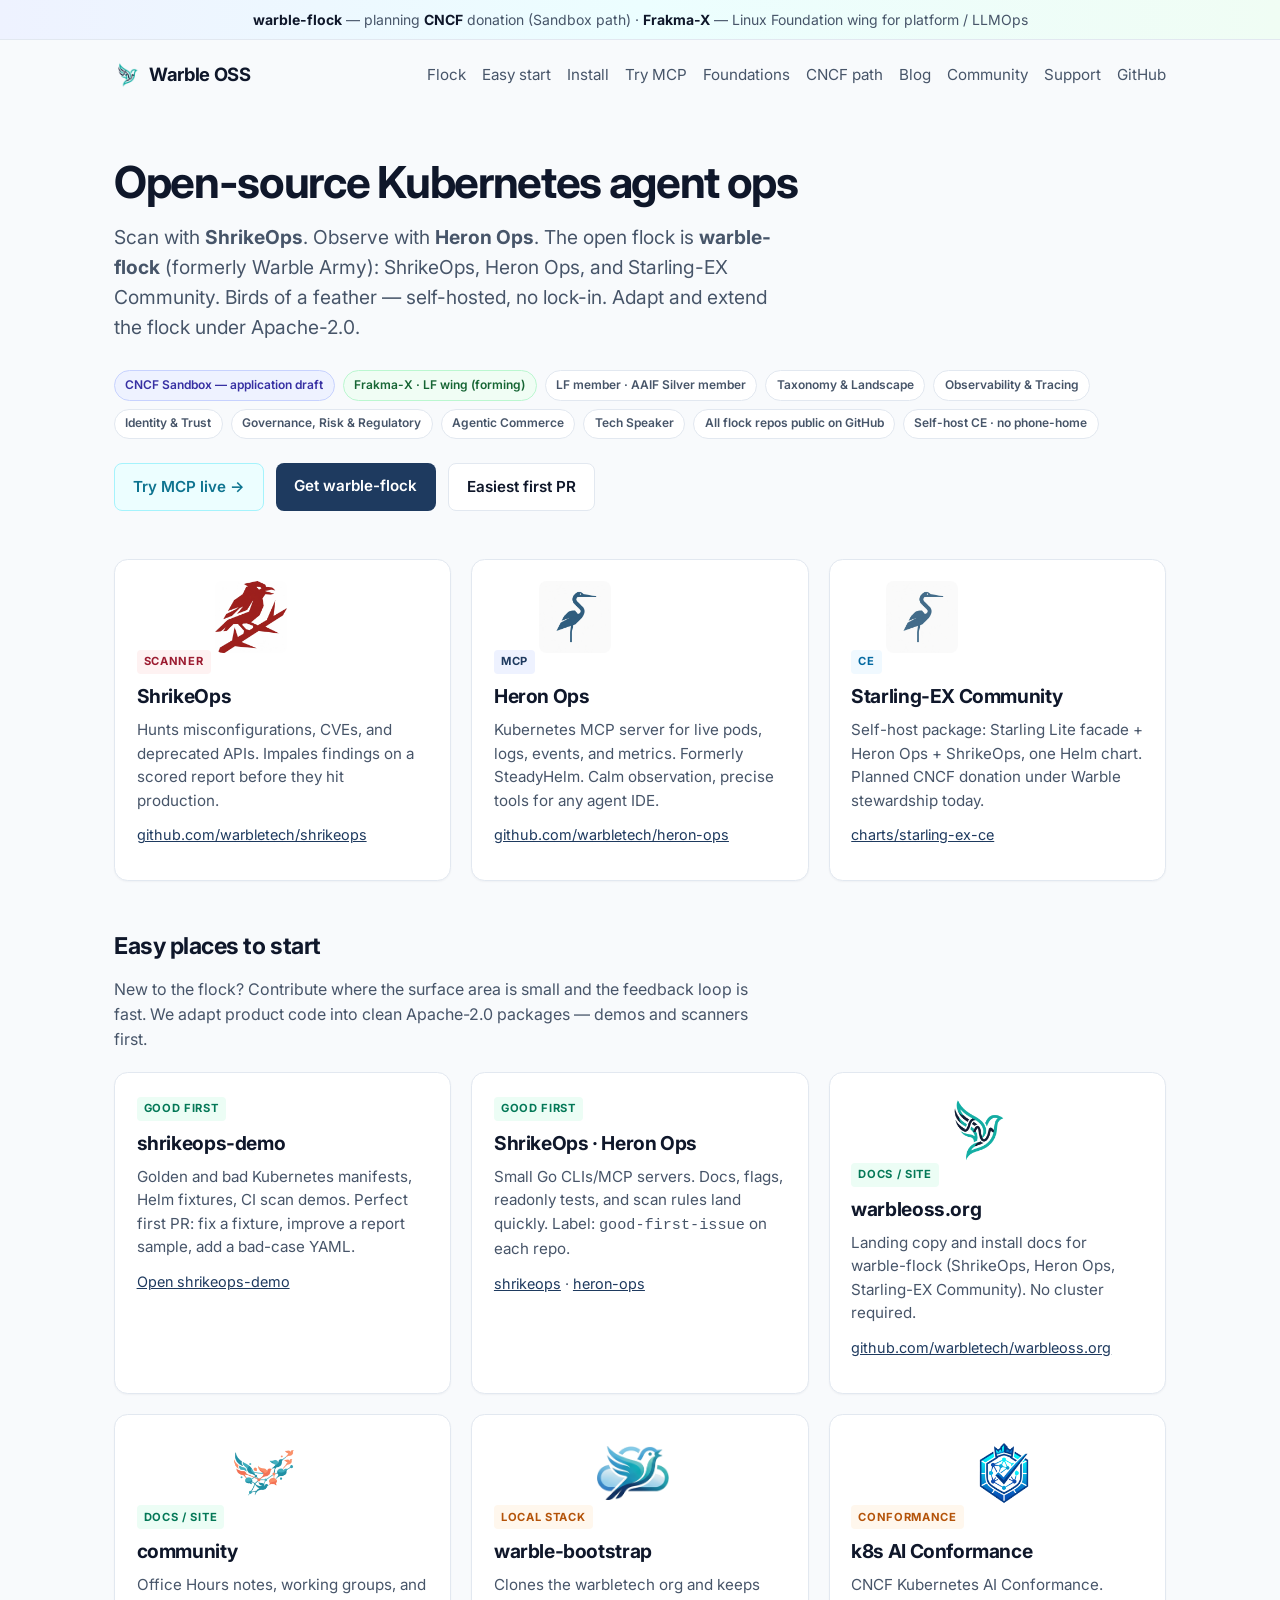
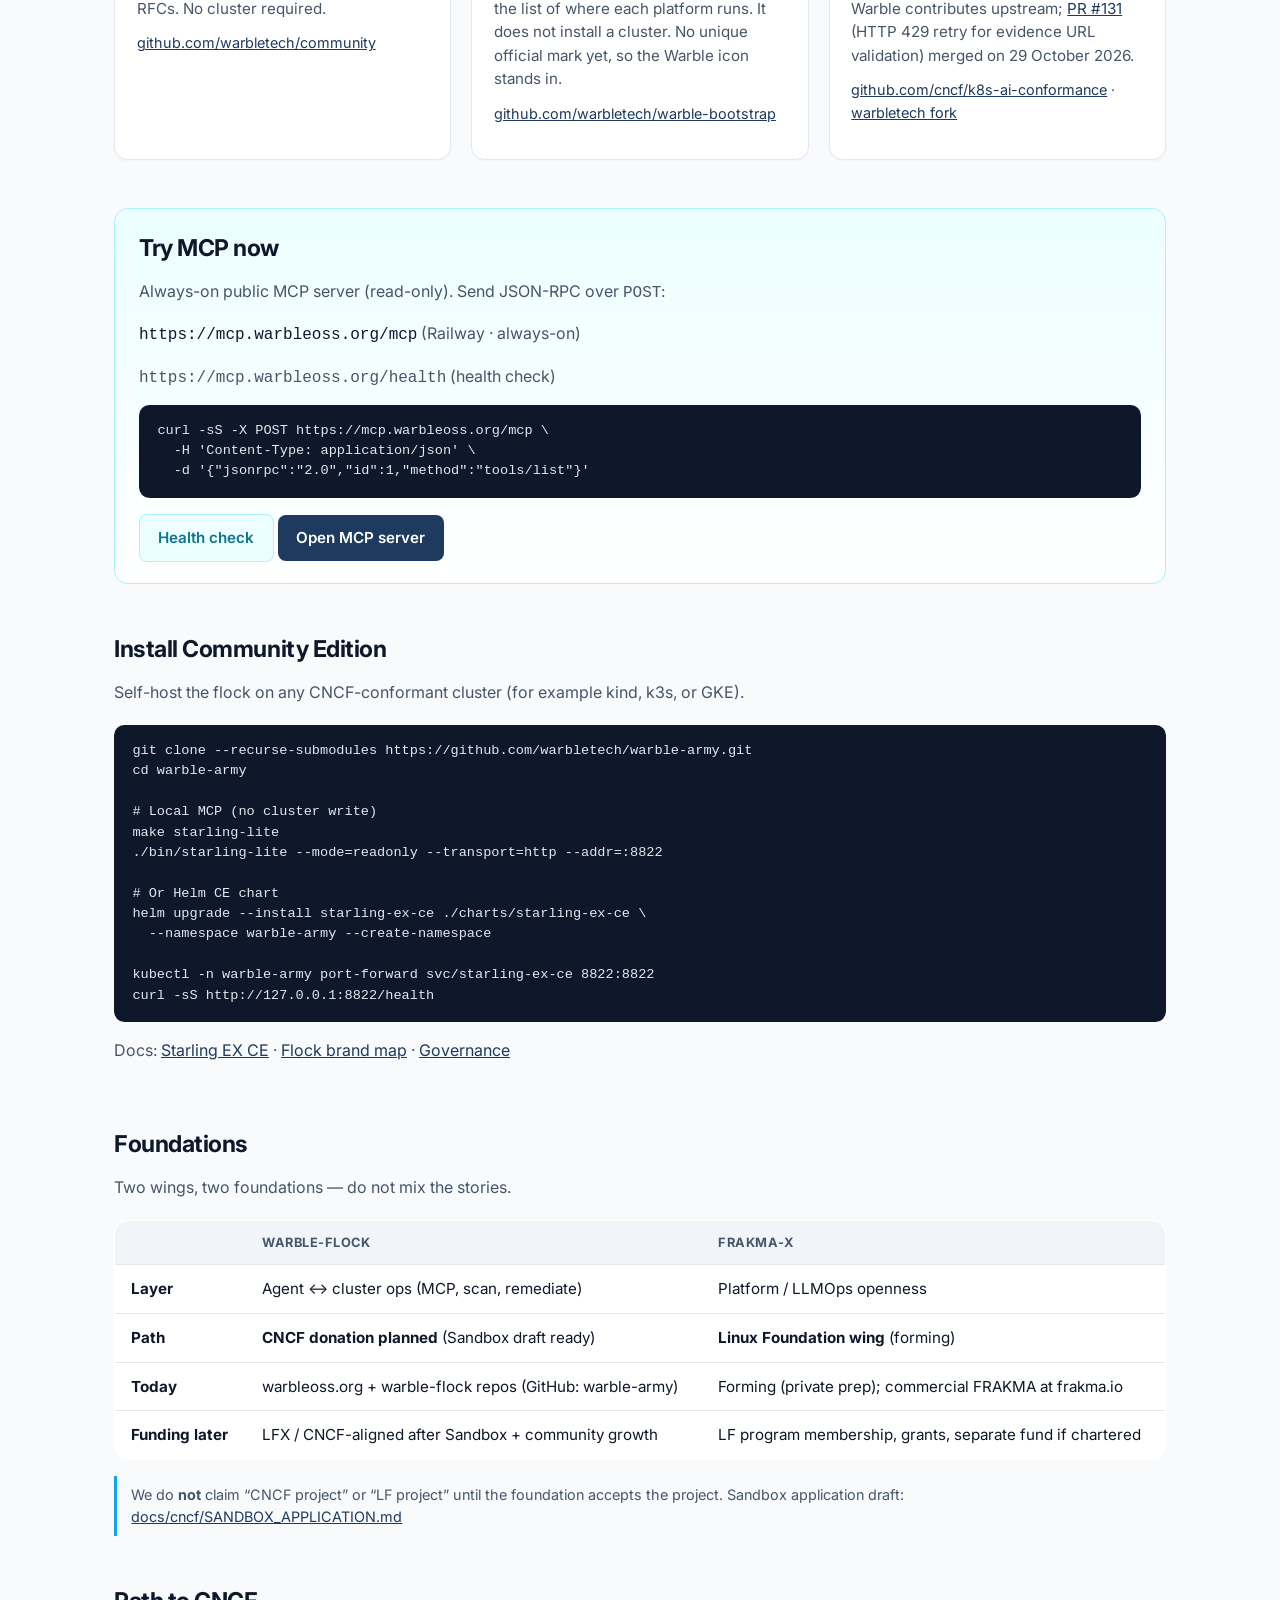
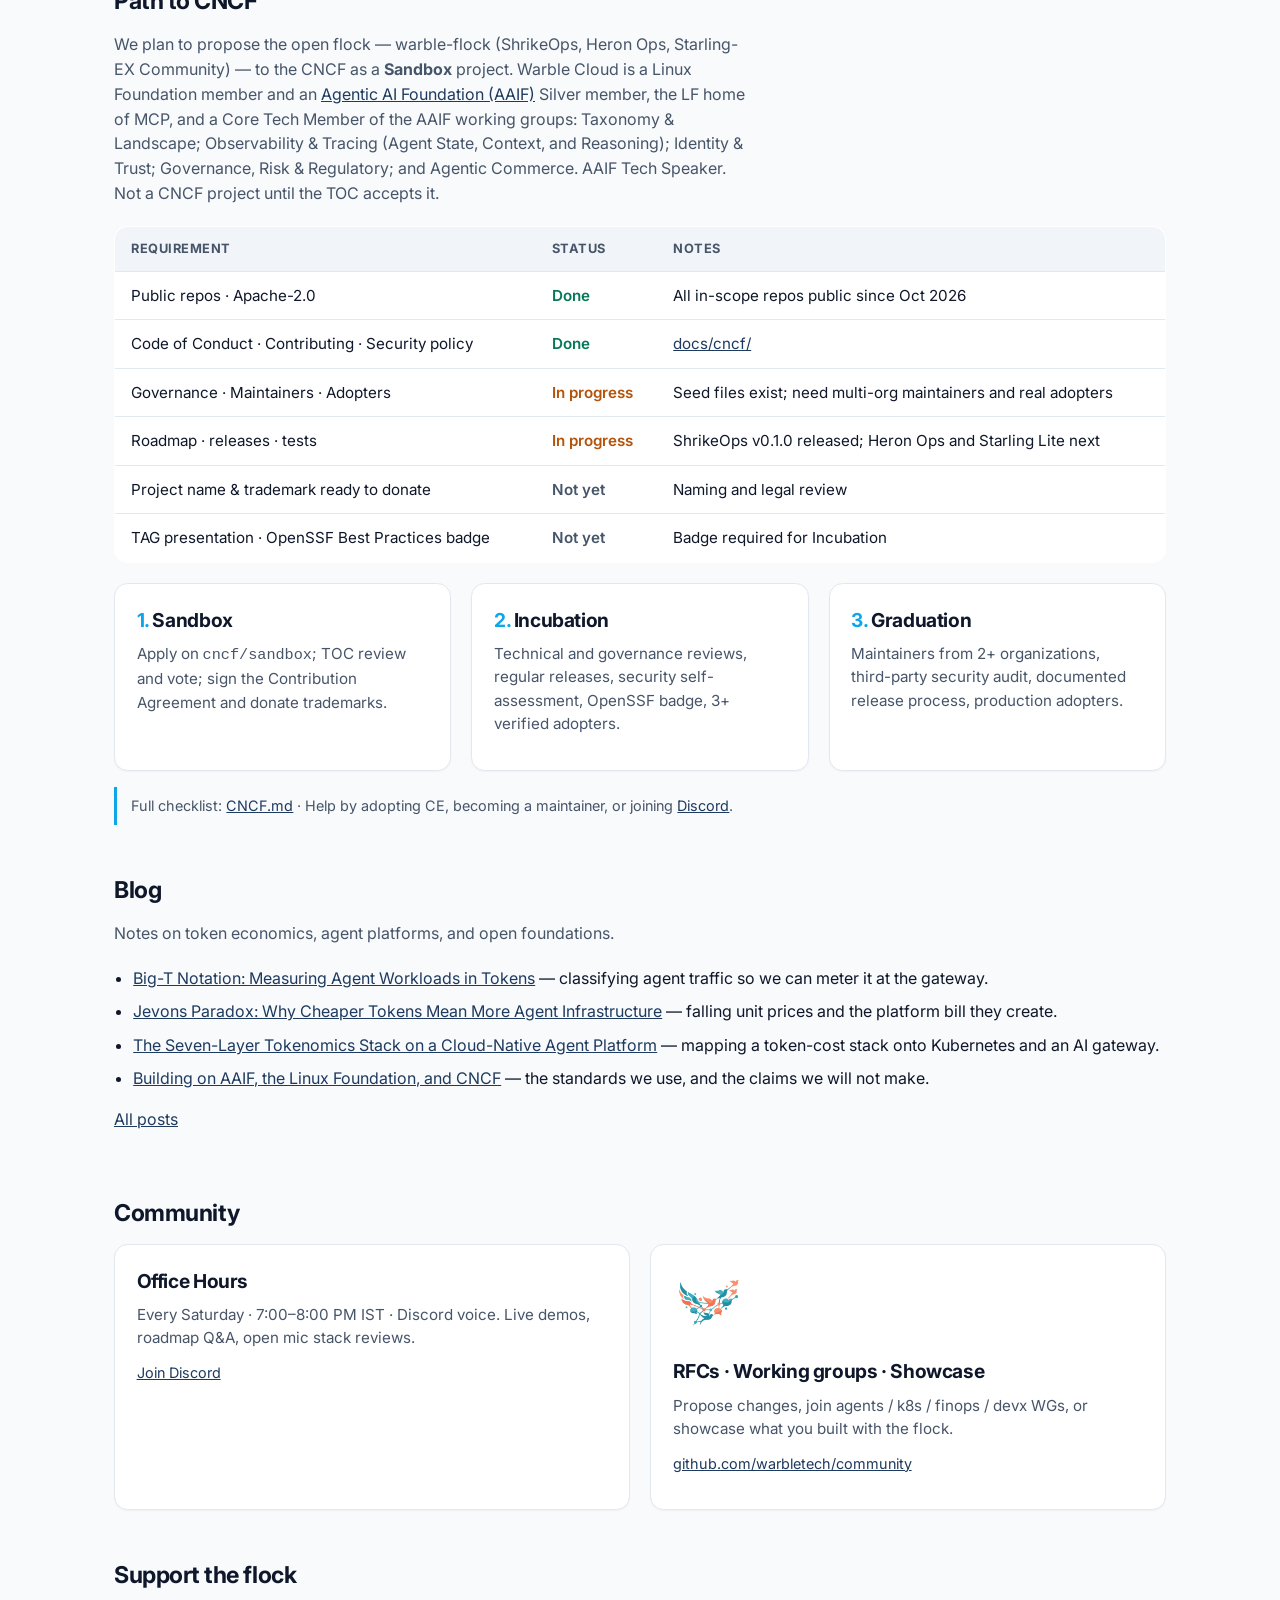
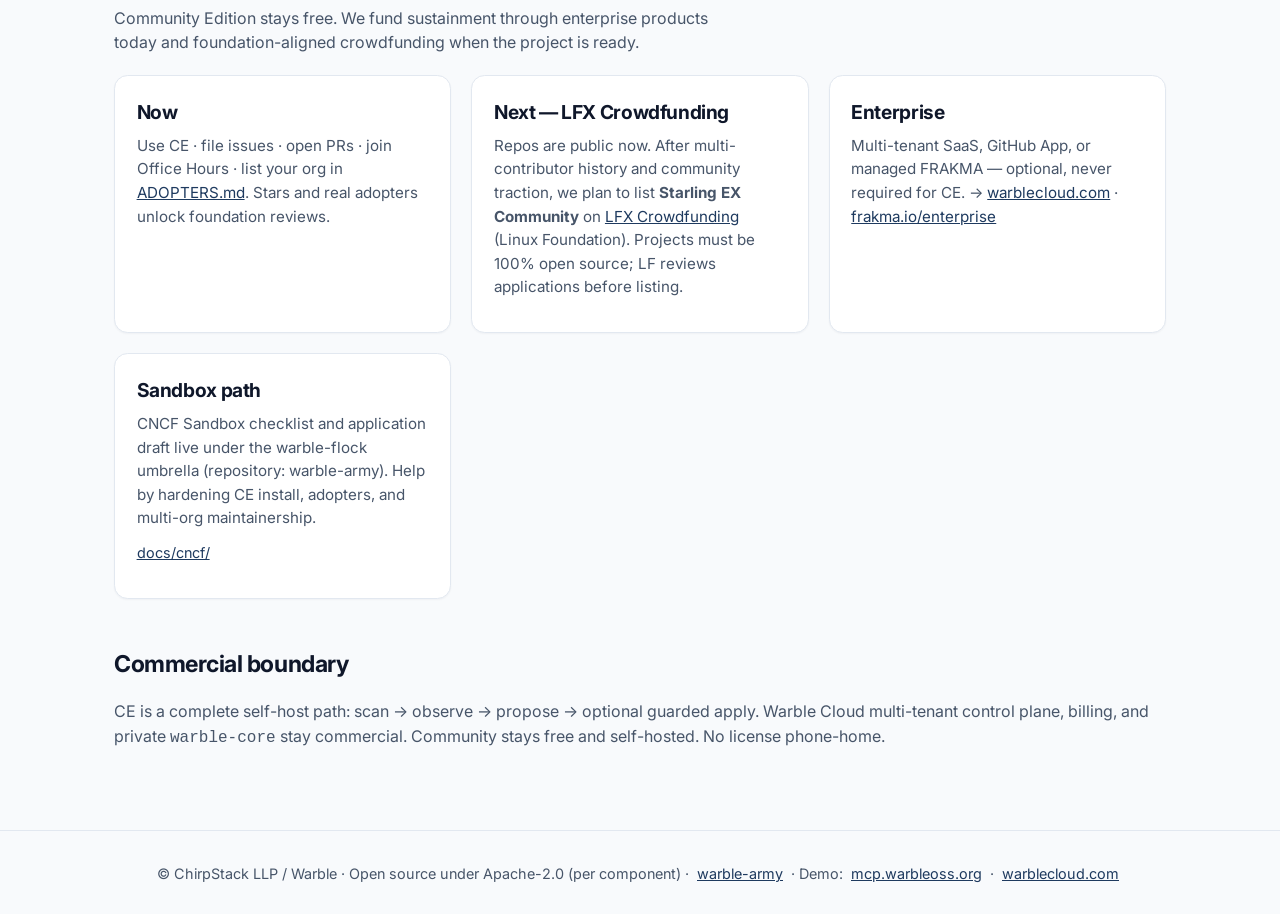
<file: index.html>
<!DOCTYPE html>
<html lang="en">
<head>
  <meta charset="utf-8" />
  <meta name="viewport" content="width=device-width, initial-scale=1" />
  <title>Warble OSS — Kubernetes agent ops, open source</title>
  <meta name="description" content="Warble OSS: warble-flock (ShrikeOps, Heron Ops, Starling-EX Community). Scan, observe, remediate Kubernetes with MCP agents. Planning CNCF donation; Frakma-X is our Linux Foundation wing." />
  <link rel="canonical" href="https://warbleoss.org/" />
  <meta property="og:title" content="Warble OSS" />
  <meta property="og:description" content="Open flock of Kubernetes agent ops — warble-flock (ShrikeOps, Heron Ops, Starling-EX Community). Planned CNCF path · Frakma-X LF wing." />
  <meta property="og:url" content="https://warbleoss.org/" />
  <meta property="og:type" content="website" />
  <link rel="icon" href="assets/heron-ops-logo.jpg" />
  <link rel="preconnect" href="https://fonts.googleapis.com" />
  <link rel="preconnect" href="https://fonts.gstatic.com" crossorigin />
  <link href="https://fonts.googleapis.com/css2?family=Inter:wght@400;500;600;700&display=swap" rel="stylesheet" />
  <style>
    :root {
      --ink: #0f172a;
      --muted: #475569;
      --bg: #f8fafc;
      --card: #ffffff;
      --heron: #1e3a5f;
      --shrike: #9b1b30;
      --accent: #0ea5e9;
      --border: #e2e8f0;
      --ok: #047857;
      --warn: #b45309;
    }
    * { box-sizing: border-box; }
    body {
      margin: 0;
      font-family: "Inter", ui-sans-serif, system-ui, -apple-system, Segoe UI, Roboto, sans-serif;
      color: var(--ink);
      background: var(--bg);
      line-height: 1.55;
    }
    a { color: var(--heron); }
    header {
      max-width: 1100px;
      margin: 0 auto;
      padding: 1.25rem 1.5rem;
      display: flex;
      align-items: center;
      justify-content: space-between;
      gap: 1rem;
      flex-wrap: wrap;
    }
    .logo {
      font-weight: 700;
      font-size: 1.15rem;
      letter-spacing: -0.02em;
      text-decoration: none;
      color: var(--ink);
      display: inline-flex;
      align-items: center;
      gap: 0.45rem;
    }
    .logo img {
      width: 28px;
      height: 28px;
      object-fit: contain;
    }
    nav {
      display: flex;
      flex-wrap: wrap;
      gap: 0.25rem 0;
      align-items: center;
    }
    nav a {
      margin-left: 1rem;
      text-decoration: none;
      color: var(--muted);
      font-size: 0.95rem;
    }
    nav a:hover { color: var(--ink); }
    .banner {
      background: linear-gradient(90deg, #eef2ff 0%, #ecfeff 50%, #f0fdf4 100%);
      border-bottom: 1px solid var(--border);
      font-size: 0.875rem;
      color: var(--muted);
      text-align: center;
      padding: 0.55rem 1rem;
    }
    .banner strong { color: var(--ink); }
    .hero {
      max-width: 1100px;
      margin: 0 auto;
      padding: 3rem 1.5rem 2rem;
    }
    .hero h1 {
      font-size: clamp(2rem, 4vw, 2.75rem);
      letter-spacing: -0.03em;
      line-height: 1.15;
      margin: 0 0 1rem;
    }
    .hero p.lead {
      font-size: 1.2rem;
      color: var(--muted);
      max-width: 42rem;
      margin: 0 0 1.75rem;
    }
    .pills {
      display: flex;
      flex-wrap: wrap;
      gap: 0.5rem;
      margin-bottom: 1.5rem;
    }
    .pill {
      font-size: 0.75rem;
      font-weight: 600;
      padding: 0.3rem 0.65rem;
      border-radius: 999px;
      border: 1px solid var(--border);
      background: var(--card);
      color: var(--muted);
    }
    .pill-cncf { border-color: #c7d2fe; background: #eef2ff; color: #3730a3; }
    .pill-lf { border-color: #bbf7d0; background: #f0fdf4; color: #166534; }
    .cta {
      display: flex;
      flex-wrap: wrap;
      gap: 0.75rem;
    }
    .btn {
      display: inline-block;
      padding: 0.7rem 1.15rem;
      border-radius: 0.5rem;
      font-weight: 600;
      text-decoration: none;
      font-size: 0.95rem;
    }
    .btn-primary {
      background: var(--heron);
      color: #fff;
    }
    .btn-primary:hover { filter: brightness(1.08); color: #fff; }
    .btn-demo {
      background: #ecfeff;
      color: #0e7490;
      border: 1px solid #a5f3fc;
    }
    .btn-ghost {
      background: var(--card);
      color: var(--ink);
      border: 1px solid var(--border);
    }
    .birds {
      max-width: 1100px;
      margin: 0 auto;
      padding: 1rem 1.5rem 3rem;
      display: grid;
      grid-template-columns: repeat(auto-fit, minmax(260px, 1fr));
      gap: 1.25rem;
    }
    .card {
      background: var(--card);
      border: 1px solid var(--border);
      border-radius: 0.85rem;
      padding: 1.35rem;
      box-shadow: 0 1px 2px rgb(15 23 42 / 4%);
    }
    .card img {
      width: 72px;
      height: 72px;
      object-fit: contain;
      border-radius: 0.5rem;
      background: #fff;
      margin-bottom: 0.75rem;
    }
    .card h2, .card h3 {
      margin: 0 0 0.4rem;
      font-size: 1.2rem;
      letter-spacing: -0.02em;
    }
    .card p { margin: 0 0 0.75rem; color: var(--muted); font-size: 0.95rem; }
    .card .link-row { font-size: 0.9rem; }
    .tag {
      display: inline-block;
      font-size: 0.7rem;
      font-weight: 700;
      text-transform: uppercase;
      letter-spacing: 0.06em;
      padding: 0.2rem 0.45rem;
      border-radius: 0.25rem;
      margin-bottom: 0.5rem;
    }
    .tag-shrike { background: #fef2f2; color: var(--shrike); }
    .tag-heron { background: #eef2ff; color: var(--heron); }
    .tag-starling { background: #f0f9ff; color: #0369a1; }
    .tag-easy { background: #ecfdf5; color: var(--ok); }
    .tag-platform { background: #fff7ed; color: var(--warn); }
    section.block {
      max-width: 1100px;
      margin: 0 auto;
      padding: 0 1.5rem 3rem;
    }
    section.block h2 {
      font-size: 1.45rem;
      letter-spacing: -0.02em;
      margin: 0 0 0.75rem;
    }
    section.block > p.lede {
      color: var(--muted);
      max-width: 40rem;
      margin: 0 0 1.25rem;
    }
    pre {
      background: #0f172a;
      color: #e2e8f0;
      padding: 1rem 1.15rem;
      border-radius: 0.65rem;
      overflow-x: auto;
      font-size: 0.85rem;
      line-height: 1.5;
    }
    code { font-family: ui-monospace, SFMono-Regular, Menlo, Consolas, monospace; }
    .try-box {
      border: 1px solid #a5f3fc;
      background: linear-gradient(180deg, #ecfeff 0%, #fff 100%);
      border-radius: 0.85rem;
      padding: 1.35rem 1.5rem;
    }
    .try-box h2 { margin-top: 0; }
    .grid-2 {
      display: grid;
      grid-template-columns: repeat(auto-fit, minmax(280px, 1fr));
      gap: 1.25rem;
    }
    table.simple {
      width: 100%;
      border-collapse: collapse;
      font-size: 0.95rem;
      background: var(--card);
      border: 1px solid var(--border);
      border-radius: 0.85rem;
      overflow: hidden;
    }
    table.simple th,
    table.simple td {
      text-align: left;
      padding: 0.75rem 1rem;
      border-bottom: 1px solid var(--border);
      vertical-align: top;
    }
    table.simple th {
      background: #f1f5f9;
      font-size: 0.8rem;
      text-transform: uppercase;
      letter-spacing: 0.04em;
      color: var(--muted);
    }
    table.simple tr:last-child td { border-bottom: none; }
    .muted { color: var(--muted); }
    .note {
      font-size: 0.9rem;
      color: var(--muted);
      border-left: 3px solid var(--accent);
      padding: 0.5rem 0 0.5rem 0.9rem;
      margin: 1rem 0 0;
    }
    .status { font-weight: 600; white-space: nowrap; }
    .status-done { color: var(--ok); }
    .status-wip { color: var(--warn); }
    .status-todo { color: var(--muted); }
    .steps { counter-reset: step; margin-top: 1.25rem; }
    .steps .card h3::before {
      counter-increment: step;
      content: counter(step) ". ";
      color: var(--accent);
    }
    footer {
      border-top: 1px solid var(--border);
      margin-top: 1rem;
      padding: 2rem 1.5rem;
      color: var(--muted);
      font-size: 0.9rem;
      text-align: center;
    }
    footer a { margin: 0 0.25rem; }
    .block ul { padding-left: 1.2rem; }
    .block li { margin: 0 0 0.55rem; }

  </style>
</head>
<body>
  <div class="banner">
    <strong>warble-flock</strong> — planning <strong>CNCF</strong> donation (Sandbox path)
    · <strong>Frakma-X</strong> — Linux Foundation wing for platform / LLMOps
  </div>

  <header>
    <a class="logo" href="/"><img src="assets/logo-warbleoss.png" alt="" width="28" height="28" />Warble OSS</a>
    <nav>
      <a href="#flock">Flock</a>
      <a href="#start">Easy start</a>
      <a href="#install">Install</a>
      <a href="#try">Try MCP</a>
      <a href="#foundations">Foundations</a>
      <a href="#cncf">CNCF path</a>
      <a href="/blog/">Blog</a>
      <a href="#community">Community</a>
      <a href="#support">Support</a>
      <a href="https://github.com/warbletech/warble-army">GitHub</a>
    </nav>
  </header>

  <section class="hero">
    <h1>Open-source Kubernetes agent ops</h1>
    <p class="lead">
      Scan with <strong>ShrikeOps</strong>. Observe with <strong>Heron Ops</strong>.
      The open flock is <strong>warble-flock</strong> (formerly Warble Army): ShrikeOps, Heron Ops, and Starling-EX Community.
      Birds of a feather — self-hosted, no lock-in. Adapt and extend the flock under Apache-2.0.
    </p>
    <div class="pills" aria-label="Foundation status">
      <span class="pill pill-cncf">CNCF Sandbox — application draft</span>
      <span class="pill pill-lf">Frakma-X · LF wing (forming)</span>
      <span class="pill">LF member · AAIF Silver member</span>
      <span class="pill">Taxonomy &amp; Landscape</span>
      <span class="pill">Observability &amp; Tracing</span>
      <span class="pill">Identity &amp; Trust</span>
      <span class="pill">Governance, Risk &amp; Regulatory</span>
      <span class="pill">Agentic Commerce</span>
      <span class="pill">Tech Speaker</span>
      <span class="pill">All flock repos public on GitHub</span>
      <span class="pill">Self-host CE · no phone-home</span>
    </div>
    <div class="cta">
      <a class="btn btn-demo" href="#try">Try MCP live →</a>
      <a class="btn btn-primary" href="https://github.com/warbletech/warble-army">Get warble-flock</a>
      <a class="btn btn-ghost" href="#start">Easiest first PR</a>
    </div>
  </section>

  <section class="birds" id="flock">
    <article class="card">
      <span class="tag tag-shrike">Scanner</span>
      <img src="assets/shrike-ops-logo.jpg" alt="ShrikeOps logo" width="72" height="72" />
      <h2>ShrikeOps</h2>
      <p>Hunts misconfigurations, CVEs, and deprecated APIs. Impales findings on a scored report before they hit production.</p>
      <p class="link-row"><a href="https://github.com/warbletech/shrikeops">github.com/warbletech/shrikeops</a></p>
    </article>
    <article class="card">
      <span class="tag tag-heron">MCP</span>
      <img src="assets/heron-ops-logo.jpg" alt="Heron Ops logo" width="72" height="72" />
      <h2>Heron Ops</h2>
      <p>Kubernetes MCP server for live pods, logs, events, and metrics. Formerly SteadyHelm. Calm observation, precise tools for any agent IDE.</p>
      <p class="link-row"><a href="https://github.com/warbletech/heron-ops">github.com/warbletech/heron-ops</a></p>
    </article>
    <article class="card">
      <span class="tag tag-starling">CE</span>
      <img src="assets/heron-ops-logo.jpg" alt="Starling-EX Community" width="72" height="72" style="opacity:0.9" />
      <h2>Starling-EX Community</h2>
      <p>Self-host package: Starling Lite facade + Heron Ops + ShrikeOps, one Helm chart. Planned CNCF donation under Warble stewardship today.</p>
      <p class="link-row"><a href="https://github.com/warbletech/warble-army/tree/main/charts/starling-ex-ce">charts/starling-ex-ce</a></p>
    </article>
  </section>

  <section class="block" id="start">
    <h2>Easy places to start</h2>
    <p class="lede">
      New to the flock? Contribute where the surface area is small and the feedback loop is fast.
      We adapt product code into clean Apache-2.0 packages — demos and scanners first.
    </p>
    <div class="grid-2">
      <article class="card">
        <span class="tag tag-easy">Good first</span>
        <h3>shrikeops-demo</h3>
        <p>Golden and bad Kubernetes manifests, Helm fixtures, CI scan demos. Perfect first PR: fix a fixture, improve a report sample, add a bad-case YAML.</p>
        <p class="link-row"><a href="https://github.com/warbletech/shrikeops-demo">Open shrikeops-demo</a></p>
      </article>
      <article class="card">
        <span class="tag tag-easy">Good first</span>
        <h3>ShrikeOps · Heron Ops</h3>
        <p>Small Go CLIs/MCP servers. Docs, flags, readonly tests, and scan rules land quickly. Label: <code>good-first-issue</code> on each repo.</p>
        <p class="link-row">
          <a href="https://github.com/warbletech/shrikeops">shrikeops</a>
          ·
          <a href="https://github.com/warbletech/heron-ops">heron-ops</a>
        </p>
      </article>
      <article class="card">
        <span class="tag tag-easy">Docs / site</span>
        <img src="assets/logo-warbleoss.png" alt="WarbleOSS logo" width="72" height="72" />
        <h3>warbleoss.org</h3>
        <p>Landing copy and install docs for warble-flock (ShrikeOps, Heron Ops, Starling-EX Community). No cluster required.</p>
        <p class="link-row">
          <a href="https://github.com/warbletech/warbleoss.org">github.com/warbletech/warbleoss.org</a>
        </p>
      </article>
      <article class="card">
        <span class="tag tag-easy">Docs / site</span>
        <img src="assets/logo-warble-community.png" alt="Warble Community logo" width="72" height="72" />
        <h3>community</h3>
        <p>Office Hours notes, working groups, and RFCs. No cluster required.</p>
        <p class="link-row">
          <a href="https://github.com/warbletech/community">github.com/warbletech/community</a>
        </p>
      </article>
      <article class="card">
        <span class="tag tag-platform">Local stack</span>
        <img src="assets/warble-icon.png" alt="warble-bootstrap" width="72" height="72" />
        <h3>warble-bootstrap</h3>
        <p>Clones the warbletech org and keeps the list of where each platform runs. It does not install a cluster. No unique official mark yet, so the Warble icon stands in.</p>
        <p class="link-row">
          <a href="https://github.com/warbletech/warble-bootstrap">github.com/warbletech/warble-bootstrap</a>
        </p>
      </article>
      <article class="card">
        <span class="tag tag-platform">Conformance</span>
        <img src="assets/logo-k8s-ai-conformance.png" alt="Kubernetes AI Conformance logo" width="72" height="72" />
        <h3>k8s AI Conformance</h3>
        <p>CNCF Kubernetes AI Conformance. Warble contributes upstream; <a href="https://github.com/cncf/k8s-ai-conformance/pull/131">PR #131</a> (HTTP 429 retry for evidence URL validation) merged on 29 October 2026.</p>
        <p class="link-row">
          <a href="https://github.com/cncf/k8s-ai-conformance">github.com/cncf/k8s-ai-conformance</a>
          ·
          <a href="https://github.com/warbletech/k8s-ai-conformance">warbletech fork</a>
        </p>
      </article>
    </div>
  </section>

  <section class="block" id="try">
    <div class="try-box">
      <h2>Try MCP now</h2>
      <p class="muted" style="margin-top:0">
        Always-on public MCP server (read-only). Send JSON-RPC over <code>POST</code>:
      </p>
      <p><code>https://mcp.warbleoss.org/mcp</code> <span class="muted">(Railway · always-on)</span></p>
      <p class="muted" style="margin:0.5rem 0 0"><code>https://mcp.warbleoss.org/health</code> (health check)</p>
      <pre>curl -sS -X POST https://mcp.warbleoss.org/mcp \
  -H 'Content-Type: application/json' \
  -d '{"jsonrpc":"2.0","id":1,"method":"tools/list"}'</pre>
      <p style="margin-bottom:0">
        <a class="btn btn-demo" href="https://mcp.warbleoss.org/health">Health check</a>
        <a class="btn btn-primary" href="https://mcp.warbleoss.org">Open MCP server</a>
      </p>
    </div>
  </section>

  <section class="block" id="install">
    <h2>Install Community Edition</h2>
    <p class="lede">Self-host the flock on any CNCF-conformant cluster (for example kind, k3s, or GKE).</p>
    <pre>git clone --recurse-submodules https://github.com/warbletech/warble-army.git
cd warble-army

# Local MCP (no cluster write)
make starling-lite
./bin/starling-lite --mode=readonly --transport=http --addr=:8822

# Or Helm CE chart
helm upgrade --install starling-ex-ce ./charts/starling-ex-ce \
  --namespace warble-army --create-namespace

kubectl -n warble-army port-forward svc/starling-ex-ce 8822:8822
curl -sS http://127.0.0.1:8822/health</pre>
    <p class="muted">
      Docs:
      <a href="https://github.com/warbletech/warble-army/blob/main/docs/STARLING_EX_CE.md">Starling EX CE</a>
      ·
      <a href="https://github.com/warbletech/warble-army/blob/main/docs/BRAND.md">Flock brand map</a>
      ·
      <a href="https://github.com/warbletech/warble-army/blob/main/docs/GOVERNANCE.md">Governance</a>
    </p>
  </section>

  <section class="block" id="foundations">
    <h2>Foundations</h2>
    <p class="lede">
      Two wings, two foundations — do not mix the stories.
    </p>
    <table class="simple">
      <thead>
        <tr>
          <th></th>
          <th>warble-flock</th>
          <th>Frakma-X</th>
        </tr>
      </thead>
      <tbody>
        <tr>
          <td><strong>Layer</strong></td>
          <td>Agent ↔ cluster ops (MCP, scan, remediate)</td>
          <td>Platform / LLMOps openness</td>
        </tr>
        <tr>
          <td><strong>Path</strong></td>
          <td><strong>CNCF donation planned</strong> (Sandbox draft ready)</td>
          <td><strong>Linux Foundation wing</strong> (forming)</td>
        </tr>
        <tr>
          <td><strong>Today</strong></td>
          <td>warbleoss.org + warble-flock repos (GitHub: warble-army)</td>
          <td>Forming (private prep); commercial FRAKMA at frakma.io</td>
        </tr>
        <tr>
          <td><strong>Funding later</strong></td>
          <td>LFX / CNCF-aligned after Sandbox + community growth</td>
          <td>LF program membership, grants, separate fund if chartered</td>
        </tr>
      </tbody>
    </table>
    <p class="note">
      We do <strong>not</strong> claim “CNCF project” or “LF project” until the foundation accepts the project.
      Sandbox application draft:
      <a href="https://github.com/warbletech/warble-army/blob/main/docs/cncf/SANDBOX_APPLICATION.md">docs/cncf/SANDBOX_APPLICATION.md</a>
    </p>
  </section>

  <section class="block" id="cncf">
    <h2>Path to CNCF</h2>
    <p class="lede">
      We plan to propose the open flock — warble-flock (ShrikeOps, Heron Ops, Starling-EX Community) — to the CNCF as a
      <strong>Sandbox</strong> project. Warble Cloud is a Linux Foundation member and an
      <a href="https://aaif.io">Agentic AI Foundation (AAIF)</a> Silver member, the LF home of MCP,
      and a Core Tech Member of the AAIF working groups: Taxonomy &amp; Landscape; Observability &amp; Tracing (Agent State, Context, and Reasoning); Identity &amp; Trust; Governance, Risk &amp; Regulatory; and Agentic Commerce. AAIF Tech Speaker.
      Not a CNCF project until the TOC accepts it.
    </p>
    <table class="simple">
      <thead>
        <tr>
          <th scope="col">Requirement</th>
          <th scope="col">Status</th>
          <th scope="col">Notes</th>
        </tr>
      </thead>
      <tbody>
        <tr><td>Public repos · Apache-2.0</td><td class="status status-done">Done</td><td>All in-scope repos public since Oct 2026</td></tr>
        <tr><td>Code of Conduct · Contributing · Security policy</td><td class="status status-done">Done</td><td><a href="https://github.com/warbletech/warble-army/tree/main/docs/cncf">docs/cncf/</a></td></tr>
        <tr><td>Governance · Maintainers · Adopters</td><td class="status status-wip">In progress</td><td>Seed files exist; need multi-org maintainers and real adopters</td></tr>
        <tr><td>Roadmap · releases · tests</td><td class="status status-wip">In progress</td><td>ShrikeOps v0.1.0 released; Heron Ops and Starling Lite next</td></tr>
        <tr><td>Project name &amp; trademark ready to donate</td><td class="status status-todo">Not yet</td><td>Naming and legal review</td></tr>
        <tr><td>TAG presentation · OpenSSF Best Practices badge</td><td class="status status-todo">Not yet</td><td>Badge required for Incubation</td></tr>
      </tbody>
    </table>
    <div class="grid-2 steps">
      <article class="card">
        <h3>Sandbox</h3>
        <p>Apply on <code>cncf/sandbox</code>; TOC review and vote; sign the Contribution Agreement and donate trademarks.</p>
      </article>
      <article class="card">
        <h3>Incubation</h3>
        <p>Technical and governance reviews, regular releases, security self-assessment, OpenSSF badge, 3+ verified adopters.</p>
      </article>
      <article class="card">
        <h3>Graduation</h3>
        <p>Maintainers from 2+ organizations, third-party security audit, documented release process, production adopters.</p>
      </article>
    </div>
    <p class="note">
      Full checklist:
      <a href="https://github.com/warbletech/warbleoss.org/blob/main/CNCF.md">CNCF.md</a>
      · Help by adopting CE, becoming a maintainer, or joining <a href="https://discord.gg/kAfR57mVDX">Discord</a>.
    </p>
  </section>

  <section class="block" id="blog">
    <h2>Blog</h2>
    <p class="lede">
      Notes on token economics, agent platforms, and open foundations.
    </p>
    <ul>
      <li><a href="/blog/big-t-notation-for-agent-workloads.html">Big-T Notation: Measuring Agent Workloads in Tokens</a> — classifying agent traffic so we can meter it at the gateway.</li>
      <li><a href="/blog/jevons-paradox-and-agent-infrastructure.html">Jevons Paradox: Why Cheaper Tokens Mean More Agent Infrastructure</a> — falling unit prices and the platform bill they create.</li>
      <li><a href="/blog/seven-layer-tokenomics-on-a-cloud-native-agent-platform.html">The Seven-Layer Tokenomics Stack on a Cloud-Native Agent Platform</a> — mapping a token-cost stack onto Kubernetes and an AI gateway.</li>
      <li><a href="/blog/building-on-aaif-linux-foundation-and-cncf.html">Building on AAIF, the Linux Foundation, and CNCF</a> — the standards we use, and the claims we will not make.</li>
    </ul>
    <p><a href="/blog/">All posts</a></p>
  </section>

  <section class="block" id="community">
    <h2>Community</h2>
    <div class="grid-2">
      <article class="card">
        <h3>Office Hours</h3>
        <p>Every Saturday · 7:00–8:00 PM IST · Discord voice. Live demos, roadmap Q&amp;A, open mic stack reviews.</p>
        <p class="link-row"><a href="https://discord.gg/kAfR57mVDX">Join Discord</a></p>
      </article>
      <article class="card">
        <img src="assets/logo-warble-community.png" alt="Warble Community logo" width="72" height="72" />
        <h3>RFCs · Working groups · Showcase</h3>
        <p>Propose changes, join agents / k8s / finops / devx WGs, or showcase what you built with the flock.</p>
        <p class="link-row"><a href="https://github.com/warbletech/community">github.com/warbletech/community</a></p>
      </article>
    </div>
  </section>

  <section class="block" id="support">
    <h2>Support the flock</h2>
    <p class="lede">
      Community Edition stays free. We fund sustainment through enterprise products today and foundation-aligned crowdfunding when the project is ready.
    </p>
    <div class="grid-2">
      <article class="card">
        <h3>Now</h3>
        <p>
          Use CE · file issues · open PRs · join Office Hours · list your org in
          <a href="https://github.com/warbletech/warble-army/blob/main/docs/cncf/ADOPTERS.md">ADOPTERS.md</a>.
          Stars and real adopters unlock foundation reviews.
        </p>
      </article>
      <article class="card">
        <h3>Next — LFX Crowdfunding</h3>
        <p>
          Repos are public now. After multi-contributor history and community traction, we plan to list
          <strong>Starling EX Community</strong> on
          <a href="https://crowdfunding.lfx.linuxfoundation.org/">LFX Crowdfunding</a>
          (Linux Foundation). Projects must be 100% open source; LF reviews applications before listing.
        </p>
      </article>
      <article class="card">
        <h3>Enterprise</h3>
        <p>
          Multi-tenant SaaS, GitHub App, or managed FRAKMA — optional, never required for CE.
          → <a href="https://warblecloud.com">warblecloud.com</a>
          · <a href="https://frakma.io/enterprise">frakma.io/enterprise</a>
        </p>
      </article>
      <article class="card">
        <h3>Sandbox path</h3>
        <p>
          CNCF Sandbox checklist and application draft live under the warble-flock umbrella (repository: warble-army).
          Help by hardening CE install, adopters, and multi-org maintainership.
        </p>
        <p class="link-row">
          <a href="https://github.com/warbletech/warble-army/tree/main/docs/cncf">docs/cncf/</a>
        </p>
      </article>
    </div>
  </section>

  <section class="block">
    <h2>Commercial boundary</h2>
    <p class="muted">
      CE is a complete self-host path: scan → observe → propose → optional guarded apply.
      Warble Cloud multi-tenant control plane, billing, and private <code>warble-core</code> stay commercial.
      Community stays free and self-hosted. No license phone-home.
    </p>
  </section>

  <footer>
    © ChirpStack LLP / Warble · Open source under Apache-2.0 (per component)
    · <a href="https://github.com/warbletech/warble-army">warble-army</a>
    · Demo: <a href="https://mcp.warbleoss.org">mcp.warbleoss.org</a>
    · <a href="https://warblecloud.com">warblecloud.com</a>
  </footer>
</body>
</html>
</file>
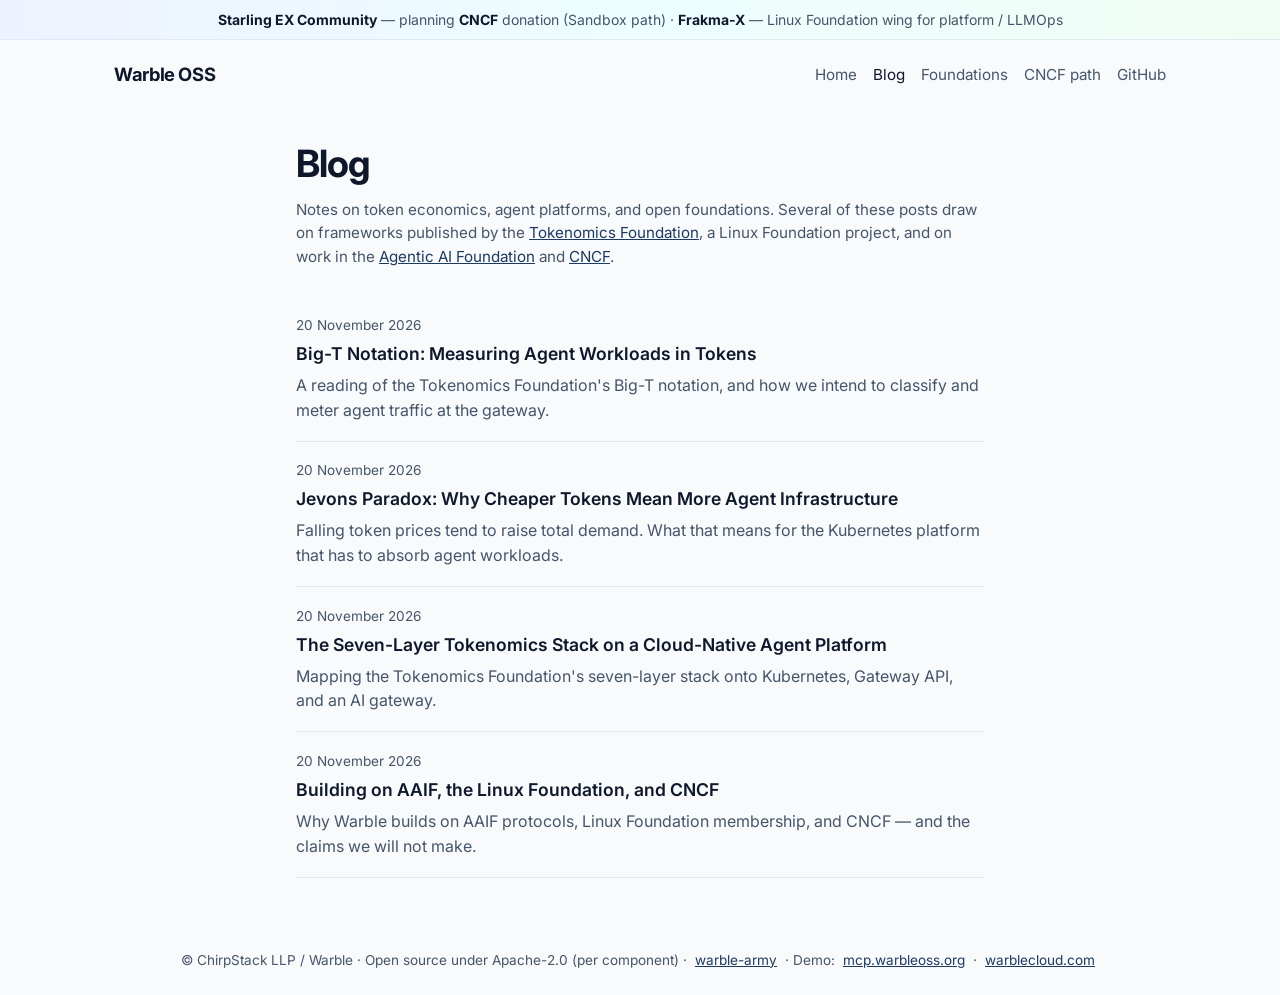
<file: blog/index.html>
<!DOCTYPE html>
<html lang="en">
<head>
  <meta charset="utf-8" />
  <meta name="viewport" content="width=device-width, initial-scale=1" />
  <title>Blog — Warble OSS</title>
  <meta name="description" content="Warble OSS blog: token economics, agent platforms, and open foundations." />
  <link rel="canonical" href="https://warbleoss.org/blog/" />
  <meta property="og:title" content="Blog" />
  <meta property="og:description" content="Warble OSS blog: token economics, agent platforms, and open foundations." />
  <meta property="og:url" content="https://warbleoss.org/blog/" />
  <meta property="og:type" content="article" />
  <link rel="icon" href="/assets/heron-ops-logo.jpg" />
  <link rel="preconnect" href="https://fonts.googleapis.com" />
  <link rel="preconnect" href="https://fonts.gstatic.com" crossorigin />
  <link href="https://fonts.googleapis.com/css2?family=Inter:wght@400;500;600;700&display=swap" rel="stylesheet" />
  <link rel="stylesheet" href="/assets/blog.css" />
</head>
<body>
  <div class="banner">
    <strong>Starling EX Community</strong> — planning <strong>CNCF</strong> donation (Sandbox path)
    · <strong>Frakma-X</strong> — Linux Foundation wing for platform / LLMOps
  </div>

  <header>
    <a class="logo" href="/">Warble OSS</a>
    <nav>
      <a href="/">Home</a>
      <a href="/blog/" aria-current="page">Blog</a>
      <a href="/#foundations">Foundations</a>
      <a href="/#cncf">CNCF path</a>
      <a href="https://github.com/warbletech/warble-army">GitHub</a>
    </nav>
  </header>

  <section class="blog-index">
    <h1>Blog</h1>
    <p class="meta">
      Notes on token economics, agent platforms, and open foundations.
      Several of these posts draw on frameworks published by the
      <a href="https://www.tokeneconomics.com/">Tokenomics Foundation</a>,
      a Linux Foundation project, and on work in the
      <a href="https://aaif.io/">Agentic AI Foundation</a> and
      <a href="https://www.cncf.io/">CNCF</a>.
    </p>
    <ul class="post-list">
      <li>
        <span class="date">20 November 2026</span>
        <a class="title" href="/blog/big-t-notation-for-agent-workloads.html">Big-T Notation: Measuring Agent Workloads in Tokens</a>
        <p>A reading of the Tokenomics Foundation's Big-T notation, and how we intend to classify and meter agent traffic at the gateway.</p>
      </li>
      <li>
        <span class="date">20 November 2026</span>
        <a class="title" href="/blog/jevons-paradox-and-agent-infrastructure.html">Jevons Paradox: Why Cheaper Tokens Mean More Agent Infrastructure</a>
        <p>Falling token prices tend to raise total demand. What that means for the Kubernetes platform that has to absorb agent workloads.</p>
      </li>
      <li>
        <span class="date">20 November 2026</span>
        <a class="title" href="/blog/seven-layer-tokenomics-on-a-cloud-native-agent-platform.html">The Seven-Layer Tokenomics Stack on a Cloud-Native Agent Platform</a>
        <p>Mapping the Tokenomics Foundation's seven-layer stack onto Kubernetes, Gateway API, and an AI gateway.</p>
      </li>
      <li>
        <span class="date">20 November 2026</span>
        <a class="title" href="/blog/building-on-aaif-linux-foundation-and-cncf.html">Building on AAIF, the Linux Foundation, and CNCF</a>
        <p>Why Warble builds on AAIF protocols, Linux Foundation membership, and CNCF — and the claims we will not make.</p>
      </li>
    </ul>
  </section>

  <footer>
    © ChirpStack LLP / Warble · Open source under Apache-2.0 (per component)
    · <a href="https://github.com/warbletech/warble-army">warble-army</a>
    · Demo: <a href="https://mcp.warbleoss.org">mcp.warbleoss.org</a>
    · <a href="https://warblecloud.com">warblecloud.com</a>
  </footer>
</body>
</html>
</file>
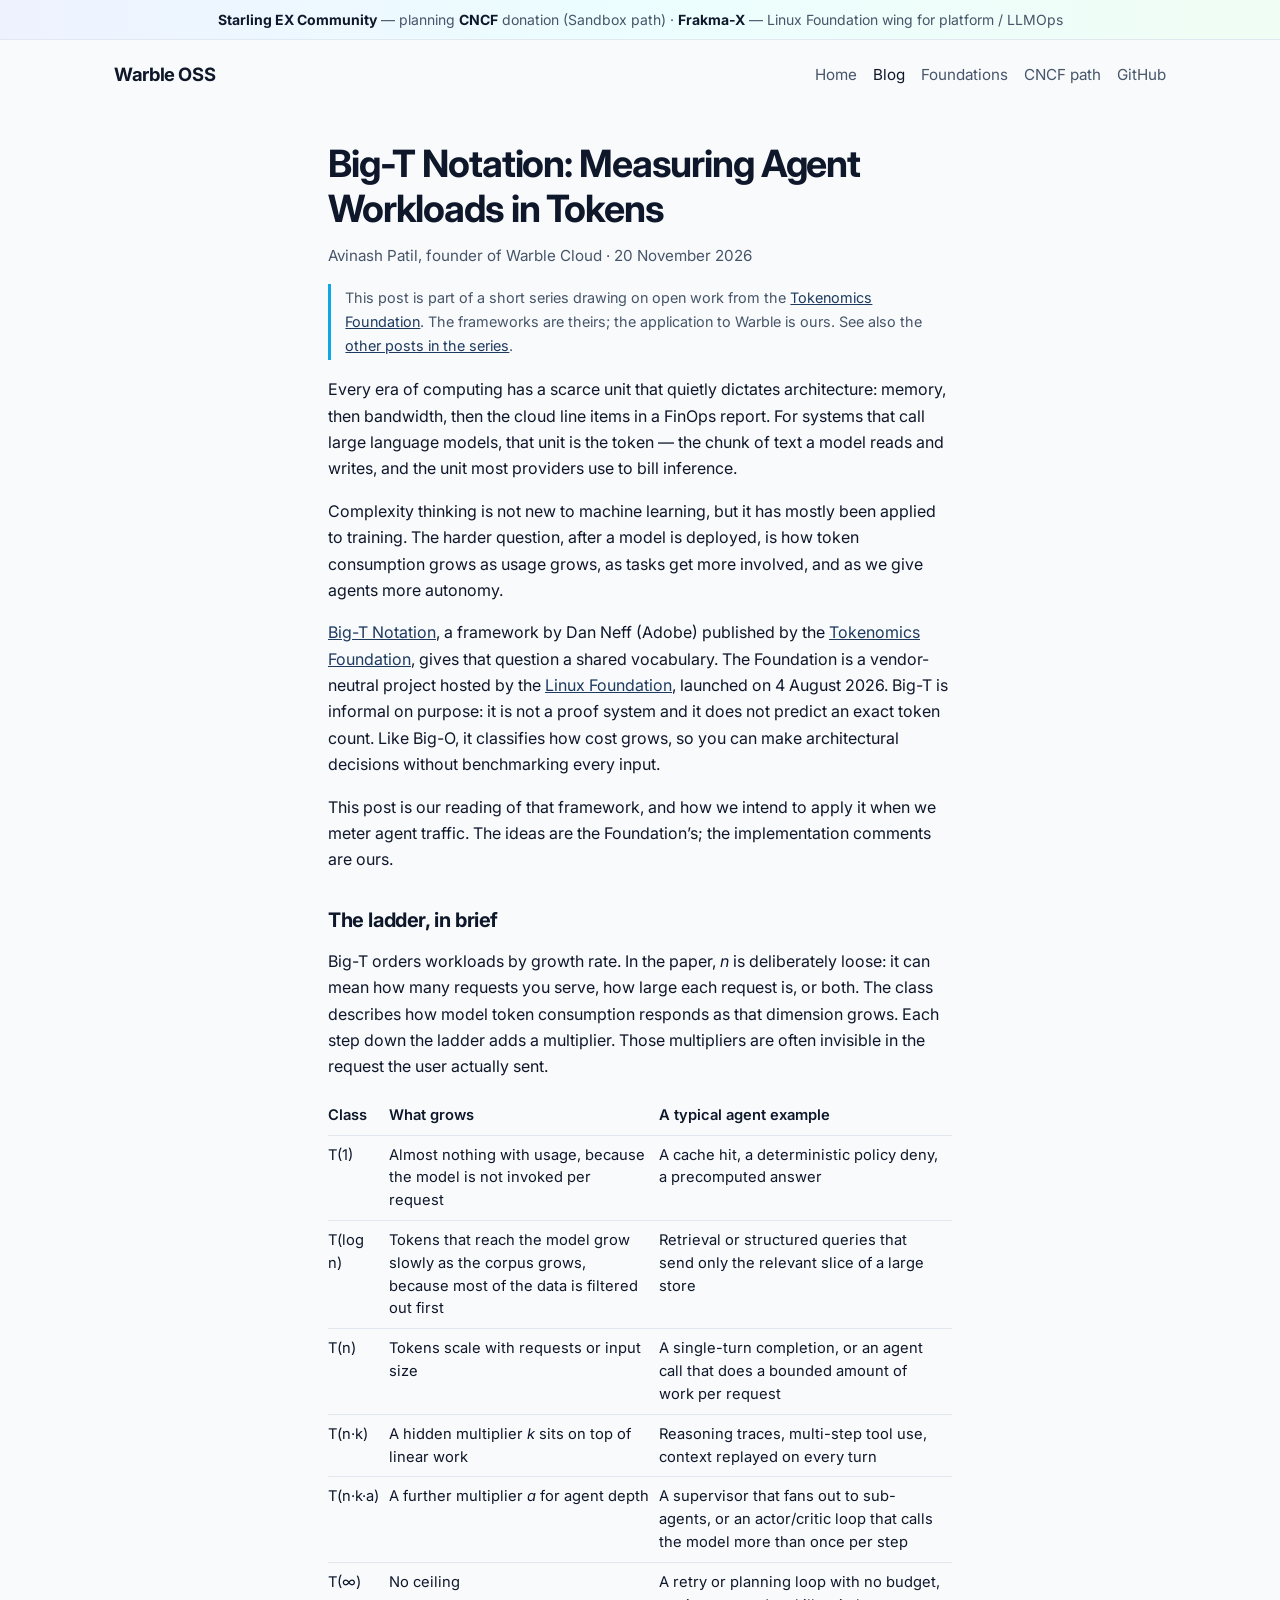
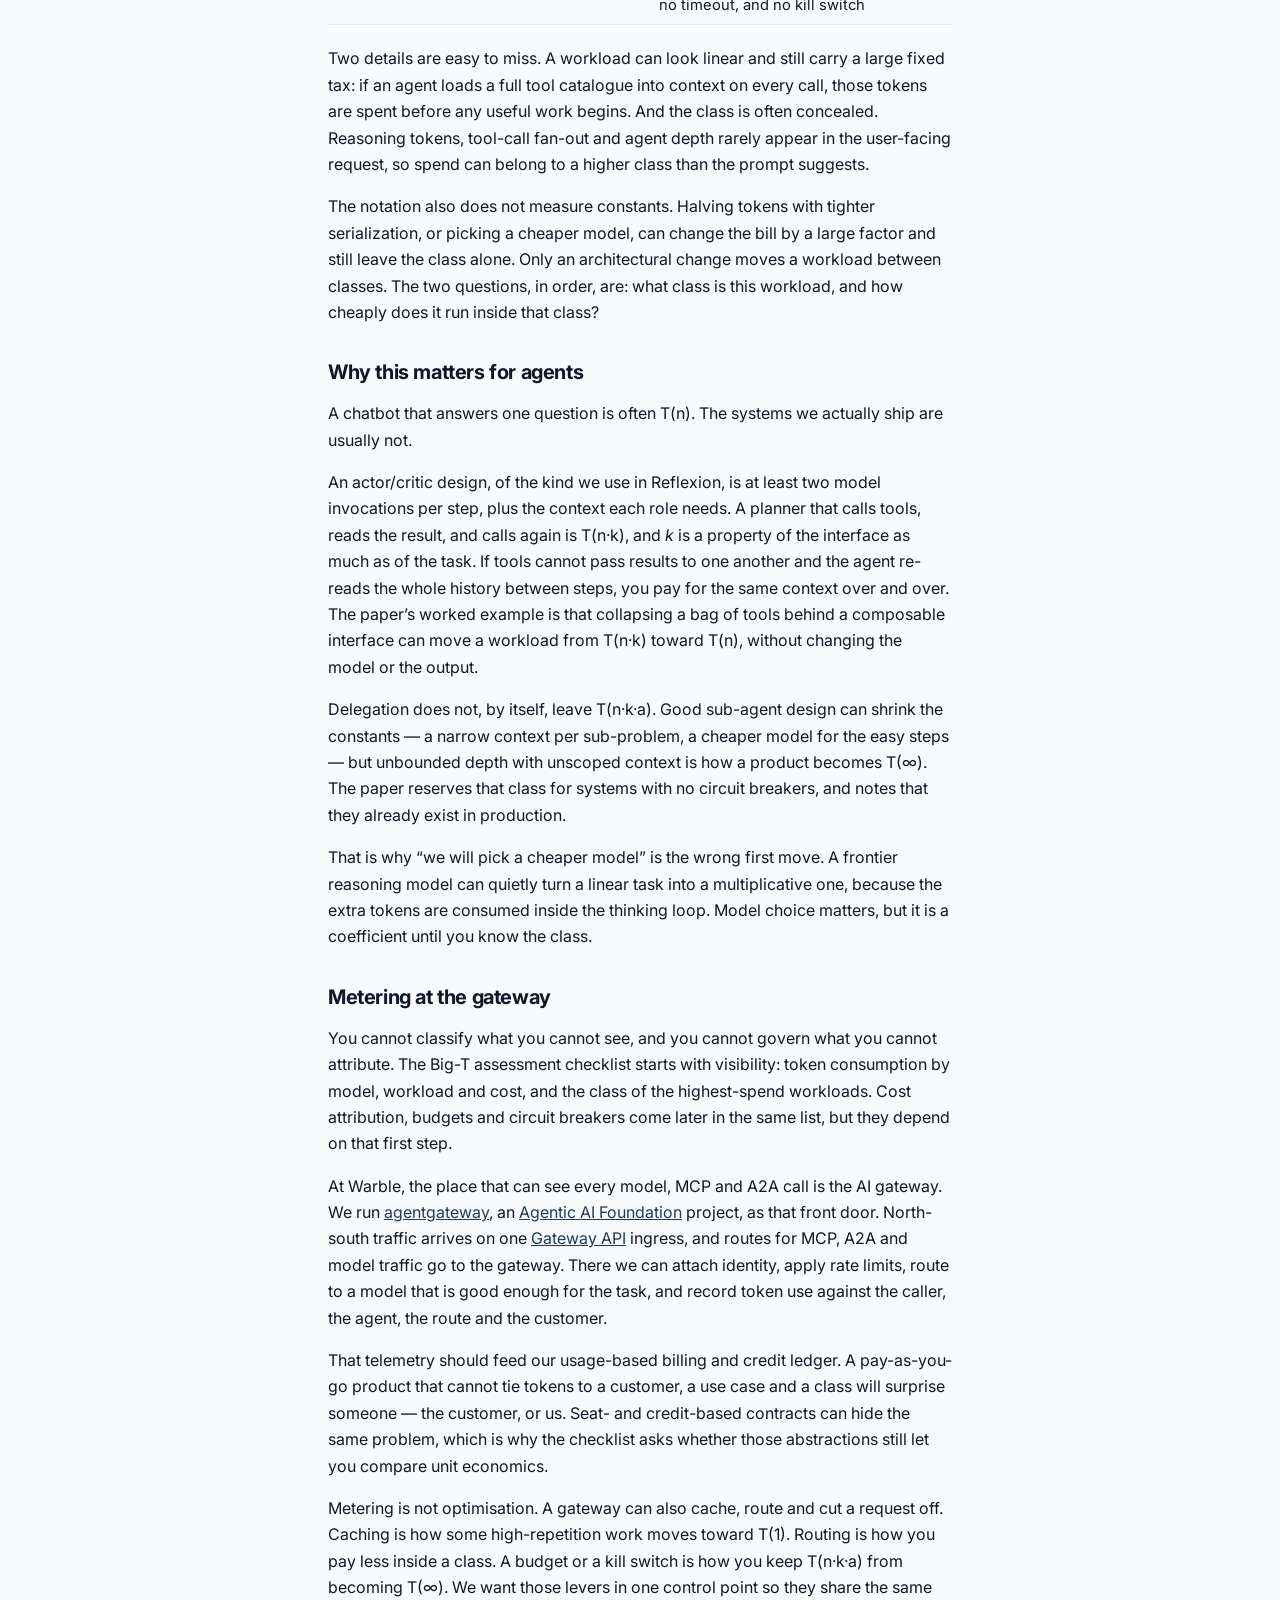
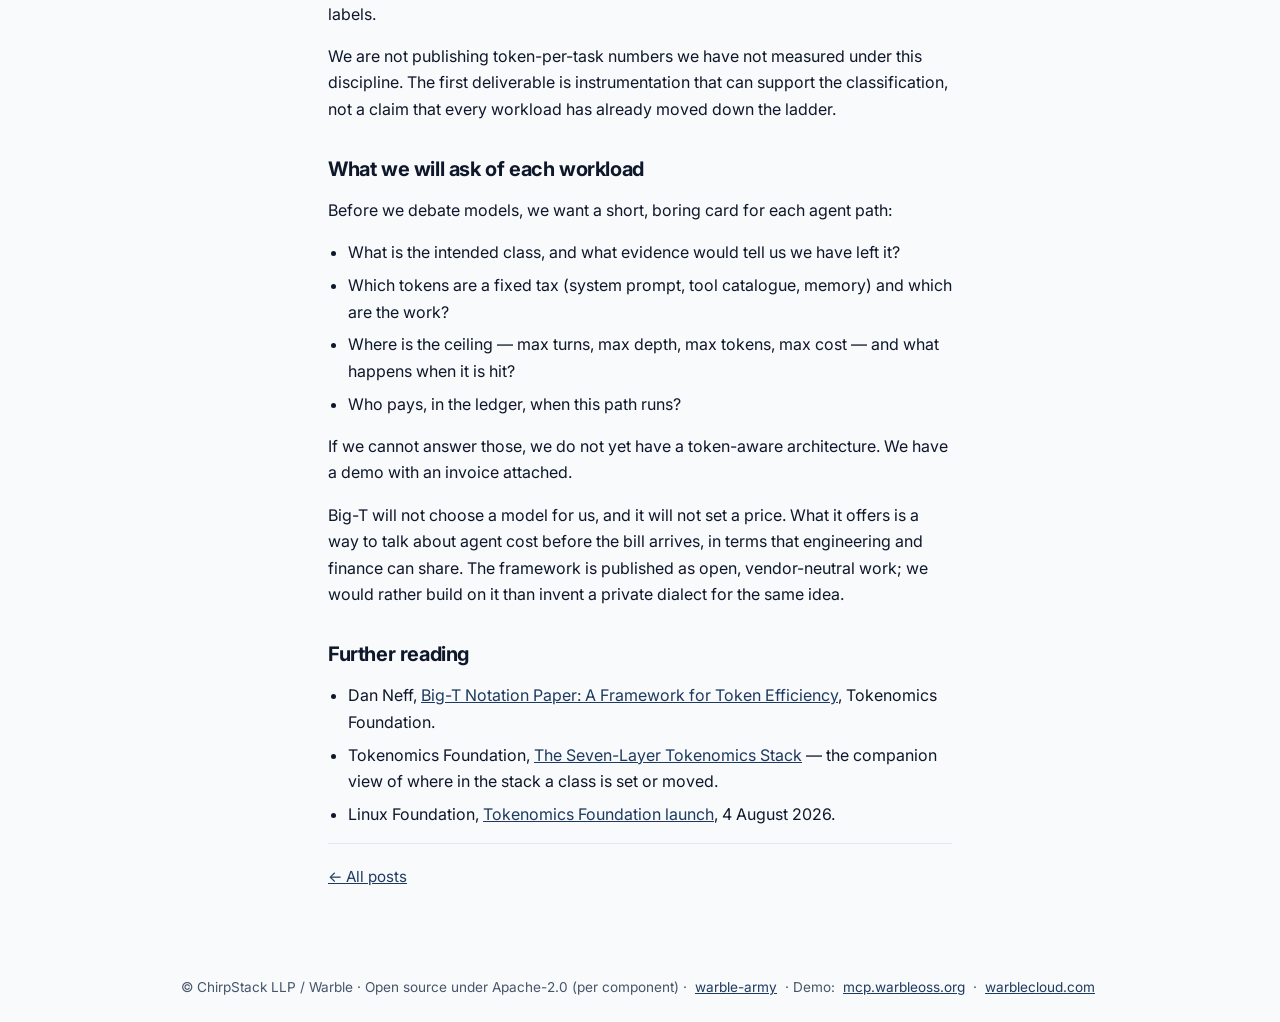
<file: blog/big-t-notation-for-agent-workloads.html>
<!DOCTYPE html>
<html lang="en">
<head>
  <meta charset="utf-8" />
  <meta name="viewport" content="width=device-width, initial-scale=1" />
  <title>Big-T Notation: Measuring Agent Workloads in Tokens — Warble OSS</title>
  <meta name="description" content="A reading of the Tokenomics Foundation's Big-T notation, and how we intend to classify and meter agent traffic at the gateway." />
  <link rel="canonical" href="https://warbleoss.org/blog/big-t-notation-for-agent-workloads.html" />
  <meta property="og:title" content="Big-T Notation: Measuring Agent Workloads in Tokens" />
  <meta property="og:description" content="A reading of the Tokenomics Foundation's Big-T notation, and how we intend to classify and meter agent traffic at the gateway." />
  <meta property="og:url" content="https://warbleoss.org/blog/big-t-notation-for-agent-workloads.html" />
  <meta property="og:type" content="article" />
  <link rel="icon" href="/assets/heron-ops-logo.jpg" />
  <link rel="preconnect" href="https://fonts.googleapis.com" />
  <link rel="preconnect" href="https://fonts.gstatic.com" crossorigin />
  <link href="https://fonts.googleapis.com/css2?family=Inter:wght@400;500;600;700&display=swap" rel="stylesheet" />
  <link rel="stylesheet" href="/assets/blog.css" />
</head>
<body>
  <div class="banner">
    <strong>Starling EX Community</strong> — planning <strong>CNCF</strong> donation (Sandbox path)
    · <strong>Frakma-X</strong> — Linux Foundation wing for platform / LLMOps
  </div>

  <header>
    <a class="logo" href="/">Warble OSS</a>
    <nav>
      <a href="/">Home</a>
      <a href="/blog/" aria-current="page">Blog</a>
      <a href="/#foundations">Foundations</a>
      <a href="/#cncf">CNCF path</a>
      <a href="https://github.com/warbletech/warble-army">GitHub</a>
    </nav>
  </header>

  <article class="post">
    <h1>Big-T Notation: Measuring Agent Workloads in Tokens</h1>
    <p class="meta">Avinash Patil, founder of Warble Cloud · 20 November 2026</p>
    <p class="series-note">This post is part of a short series drawing on open work from the <a href="https://www.tokeneconomics.com/">Tokenomics Foundation</a>. The frameworks are theirs; the application to Warble is ours. See also the <a href="/blog/">other posts in the series</a>.</p>
    <p>Every era of computing has a scarce unit that quietly dictates architecture: memory, then bandwidth, then the cloud line items in a FinOps report. For systems that call large language models, that unit is the token — the chunk of text a model reads and writes, and the unit most providers use to bill inference.</p>
<p>Complexity thinking is not new to machine learning, but it has mostly been applied to training. The harder question, after a model is deployed, is how token consumption grows as usage grows, as tasks get more involved, and as we give agents more autonomy.</p>
<p><a href="https://www.tokeneconomics.com/projects/big-t-notation-paper/">Big-T Notation</a>, a framework by Dan Neff (Adobe) published by the <a href="https://www.tokeneconomics.com/">Tokenomics Foundation</a>, gives that question a shared vocabulary. The Foundation is a vendor-neutral project hosted by the <a href="https://www.linuxfoundation.org/press/linux-foundation-launches-the-tokenomics-foundation-to-define-the-economics-and-roi-of-ai-value">Linux Foundation</a>, launched on 4 August 2026. Big-T is informal on purpose: it is not a proof system and it does not predict an exact token count. Like Big-O, it classifies how cost grows, so you can make architectural decisions without benchmarking every input.</p>
<p>This post is our reading of that framework, and how we intend to apply it when we meter agent traffic. The ideas are the Foundation&rsquo;s; the implementation comments are ours.</p>
<h2>The ladder, in brief</h2>
<p>Big-T orders workloads by growth rate. In the paper, <em>n</em> is deliberately loose: it can mean how many requests you serve, how large each request is, or both. The class describes how model token consumption responds as that dimension grows. Each step down the ladder adds a multiplier. Those multipliers are often invisible in the request the user actually sent.</p>
<table>
<thead>
<tr>
<th>Class</th>
<th>What grows</th>
<th>A typical agent example</th>
</tr>
</thead>
<tbody>
<tr>
<td>T(1)</td>
<td>Almost nothing with usage, because the model is not invoked per request</td>
<td>A cache hit, a deterministic policy deny, a precomputed answer</td>
</tr>
<tr>
<td>T(log n)</td>
<td>Tokens that reach the model grow slowly as the corpus grows, because most of the data is filtered out first</td>
<td>Retrieval or structured queries that send only the relevant slice of a large store</td>
</tr>
<tr>
<td>T(n)</td>
<td>Tokens scale with requests or input size</td>
<td>A single-turn completion, or an agent call that does a bounded amount of work per request</td>
</tr>
<tr>
<td>T(n·k)</td>
<td>A hidden multiplier <em>k</em> sits on top of linear work</td>
<td>Reasoning traces, multi-step tool use, context replayed on every turn</td>
</tr>
<tr>
<td>T(n·k·a)</td>
<td>A further multiplier <em>a</em> for agent depth</td>
<td>A supervisor that fans out to sub-agents, or an actor/critic loop that calls the model more than once per step</td>
</tr>
<tr>
<td>T(∞)</td>
<td>No ceiling</td>
<td>A retry or planning loop with no budget, no timeout, and no kill switch</td>
</tr>
</tbody>
</table>
<p>Two details are easy to miss. A workload can look linear and still carry a large fixed tax: if an agent loads a full tool catalogue into context on every call, those tokens are spent before any useful work begins. And the class is often concealed. Reasoning tokens, tool-call fan-out and agent depth rarely appear in the user-facing request, so spend can belong to a higher class than the prompt suggests.</p>
<p>The notation also does not measure constants. Halving tokens with tighter serialization, or picking a cheaper model, can change the bill by a large factor and still leave the class alone. Only an architectural change moves a workload between classes. The two questions, in order, are: what class is this workload, and how cheaply does it run inside that class?</p>
<h2>Why this matters for agents</h2>
<p>A chatbot that answers one question is often T(n). The systems we actually ship are usually not.</p>
<p>An actor/critic design, of the kind we use in Reflexion, is at least two model invocations per step, plus the context each role needs. A planner that calls tools, reads the result, and calls again is T(n·k), and <em>k</em> is a property of the interface as much as of the task. If tools cannot pass results to one another and the agent re-reads the whole history between steps, you pay for the same context over and over. The paper&rsquo;s worked example is that collapsing a bag of tools behind a composable interface can move a workload from T(n·k) toward T(n), without changing the model or the output.</p>
<p>Delegation does not, by itself, leave T(n·k·a). Good sub-agent design can shrink the constants — a narrow context per sub-problem, a cheaper model for the easy steps — but unbounded depth with unscoped context is how a product becomes T(∞). The paper reserves that class for systems with no circuit breakers, and notes that they already exist in production.</p>
<p>That is why &ldquo;we will pick a cheaper model&rdquo; is the wrong first move. A frontier reasoning model can quietly turn a linear task into a multiplicative one, because the extra tokens are consumed inside the thinking loop. Model choice matters, but it is a coefficient until you know the class.</p>
<h2>Metering at the gateway</h2>
<p>You cannot classify what you cannot see, and you cannot govern what you cannot attribute. The Big-T assessment checklist starts with visibility: token consumption by model, workload and cost, and the class of the highest-spend workloads. Cost attribution, budgets and circuit breakers come later in the same list, but they depend on that first step.</p>
<p>At Warble, the place that can see every model, MCP and A2A call is the AI gateway. We run <a href="https://aaif.io/projects">agentgateway</a>, an <a href="https://aaif.io/">Agentic AI Foundation</a> project, as that front door. North-south traffic arrives on one <a href="https://gateway-api.sigs.k8s.io/">Gateway API</a> ingress, and routes for MCP, A2A and model traffic go to the gateway. There we can attach identity, apply rate limits, route to a model that is good enough for the task, and record token use against the caller, the agent, the route and the customer.</p>
<p>That telemetry should feed our usage-based billing and credit ledger. A pay-as-you-go product that cannot tie tokens to a customer, a use case and a class will surprise someone — the customer, or us. Seat- and credit-based contracts can hide the same problem, which is why the checklist asks whether those abstractions still let you compare unit economics.</p>
<p>Metering is not optimisation. A gateway can also cache, route and cut a request off. Caching is how some high-repetition work moves toward T(1). Routing is how you pay less inside a class. A budget or a kill switch is how you keep T(n·k·a) from becoming T(∞). We want those levers in one control point so they share the same labels.</p>
<p>We are not publishing token-per-task numbers we have not measured under this discipline. The first deliverable is instrumentation that can support the classification, not a claim that every workload has already moved down the ladder.</p>
<h2>What we will ask of each workload</h2>
<p>Before we debate models, we want a short, boring card for each agent path:</p>
<ul>
<li>What is the intended class, and what evidence would tell us we have left it?</li>
<li>Which tokens are a fixed tax (system prompt, tool catalogue, memory) and which are the work?</li>
<li>Where is the ceiling — max turns, max depth, max tokens, max cost — and what happens when it is hit?</li>
<li>Who pays, in the ledger, when this path runs?</li>
</ul>
<p>If we cannot answer those, we do not yet have a token-aware architecture. We have a demo with an invoice attached.</p>
<p>Big-T will not choose a model for us, and it will not set a price. What it offers is a way to talk about agent cost before the bill arrives, in terms that engineering and finance can share. The framework is published as open, vendor-neutral work; we would rather build on it than invent a private dialect for the same idea.</p>
<h2>Further reading</h2>
<ul>
<li>Dan Neff, <a href="https://www.tokeneconomics.com/projects/big-t-notation-paper/">Big-T Notation Paper: A Framework for Token Efficiency</a>, Tokenomics Foundation.</li>
<li>Tokenomics Foundation, <a href="https://www.tokeneconomics.com/projects/the-seven-layer-tokenomics-stack/">The Seven-Layer Tokenomics Stack</a> — the companion view of where in the stack a class is set or moved.</li>
<li>Linux Foundation, <a href="https://www.linuxfoundation.org/press/linux-foundation-launches-the-tokenomics-foundation-to-define-the-economics-and-roi-of-ai-value">Tokenomics Foundation launch</a>, 4 August 2026.</li>
</ul>
    <p class="post-nav"><a href="/blog/">← All posts</a></p>
  </article>

  <footer>
    © ChirpStack LLP / Warble · Open source under Apache-2.0 (per component)
    · <a href="https://github.com/warbletech/warble-army">warble-army</a>
    · Demo: <a href="https://mcp.warbleoss.org">mcp.warbleoss.org</a>
    · <a href="https://warblecloud.com">warblecloud.com</a>
  </footer>
</body>
</html>
</file>
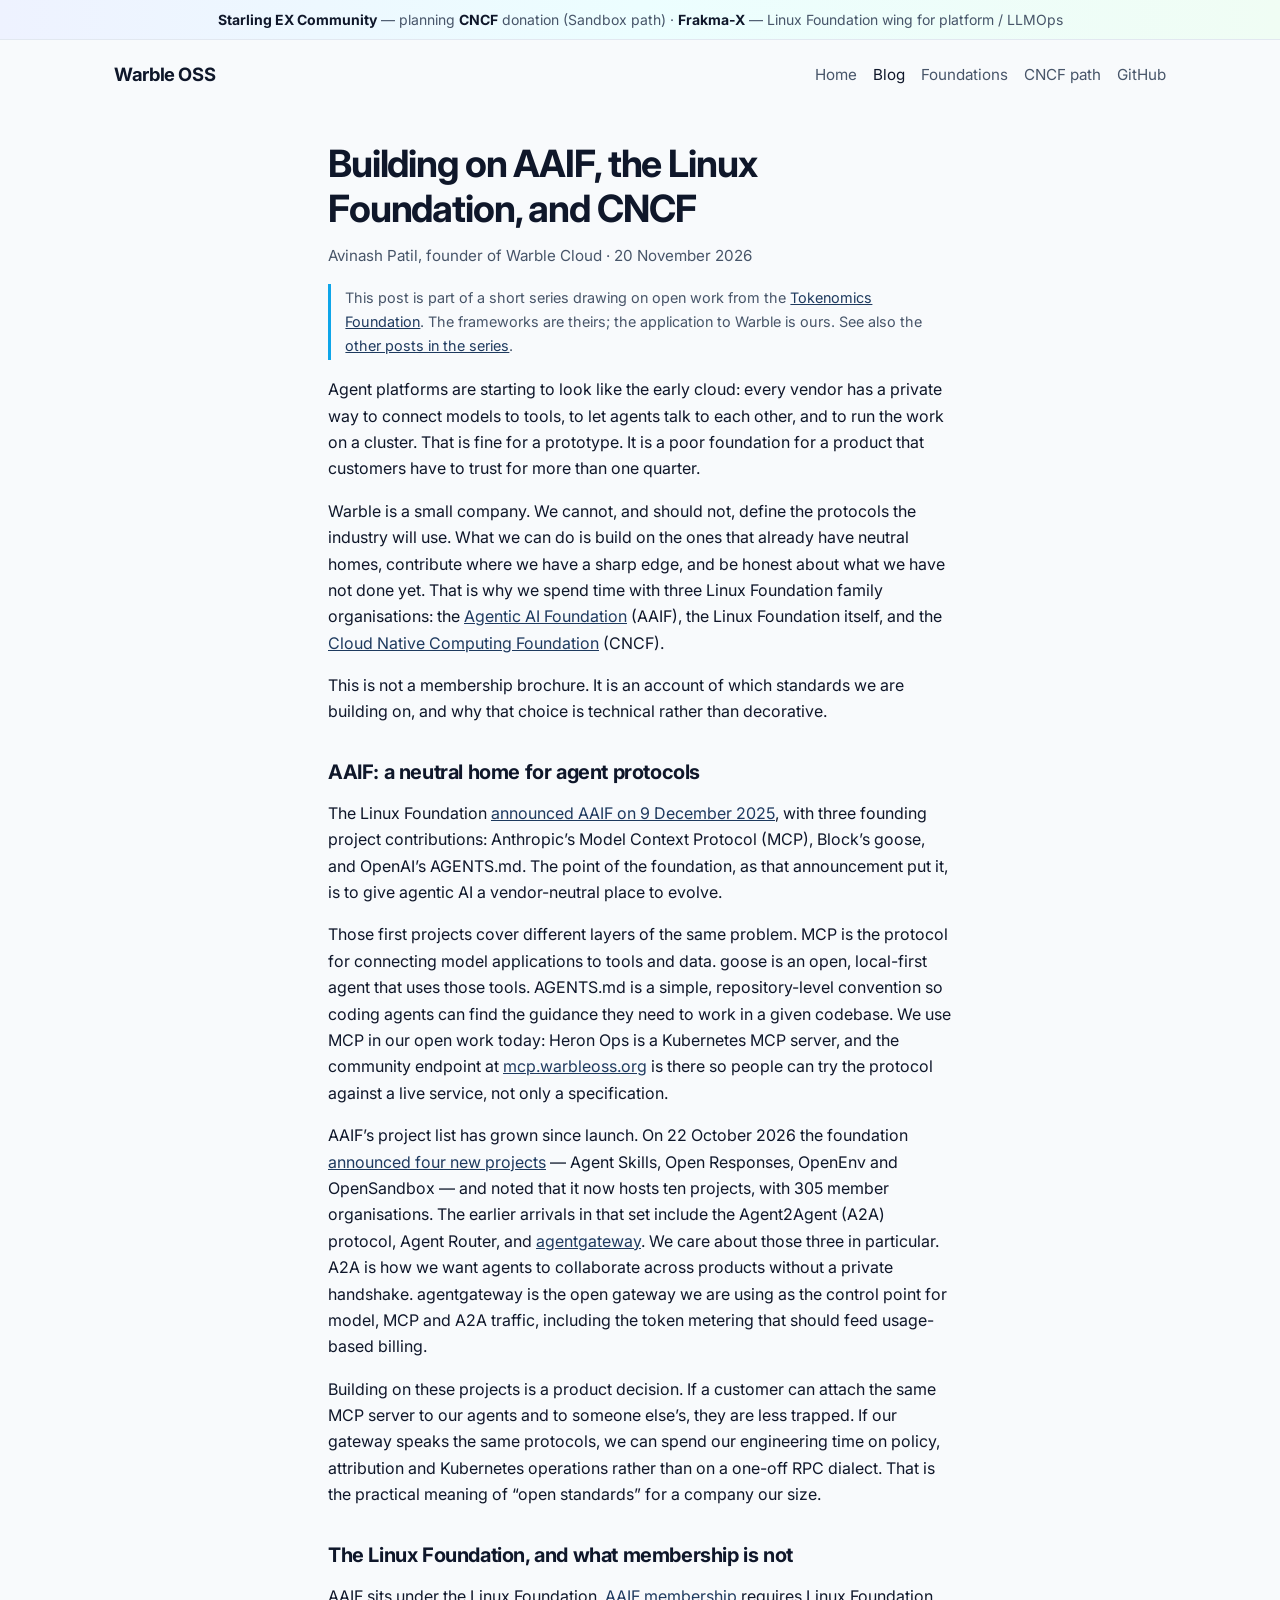
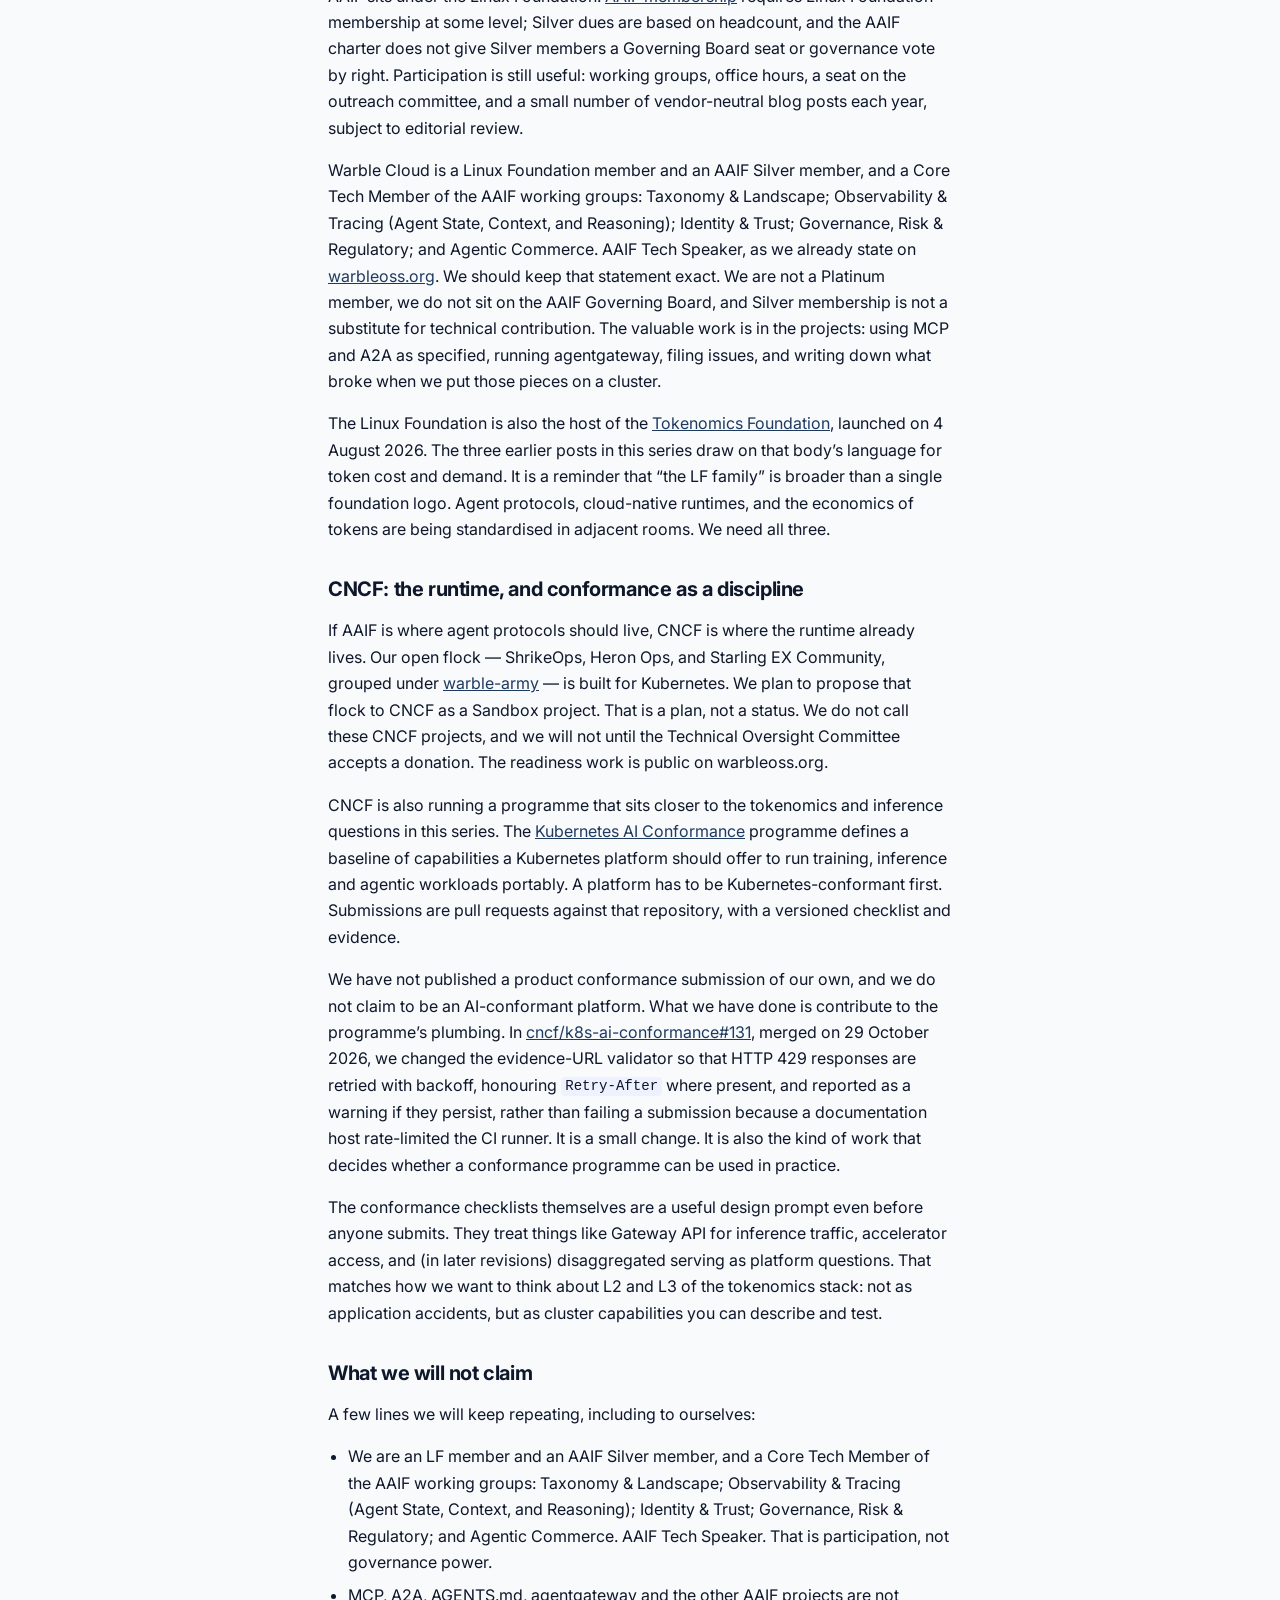
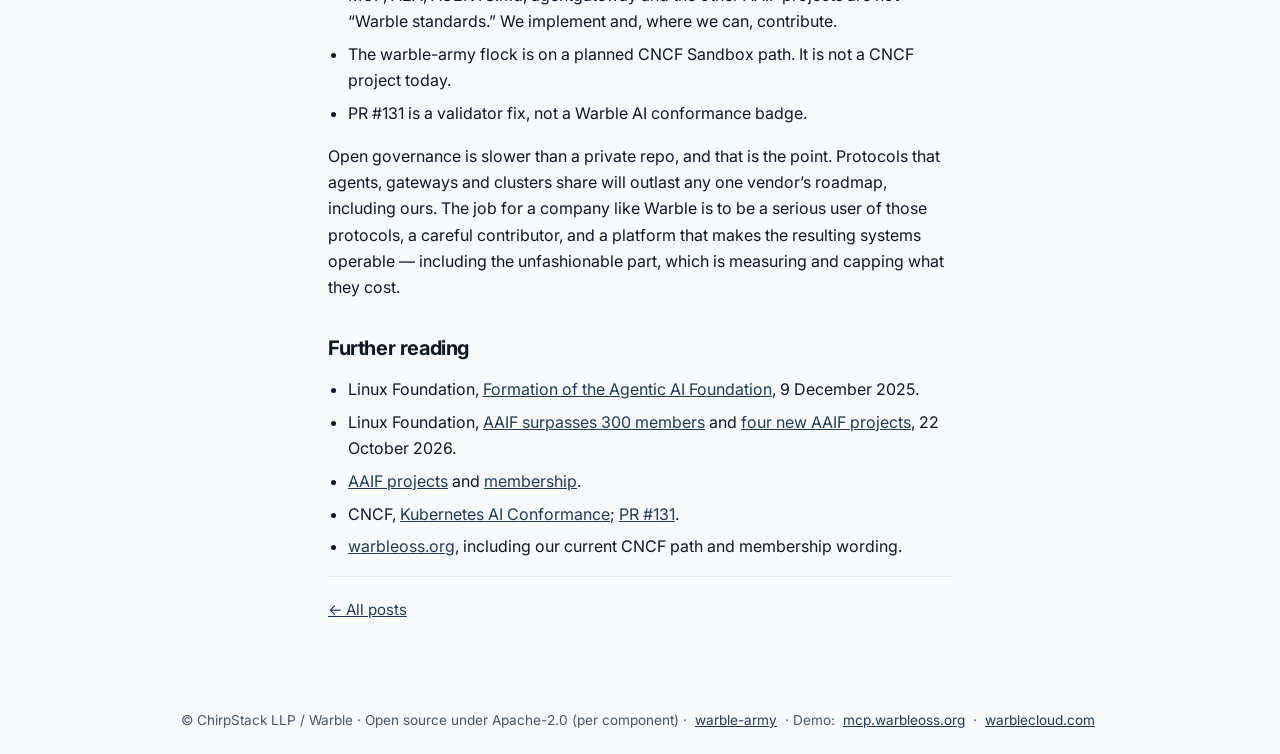
<file: blog/building-on-aaif-linux-foundation-and-cncf.html>
<!DOCTYPE html>
<html lang="en">
<head>
  <meta charset="utf-8" />
  <meta name="viewport" content="width=device-width, initial-scale=1" />
  <title>Building on AAIF, the Linux Foundation, and CNCF — Warble OSS</title>
  <meta name="description" content="Why Warble builds on AAIF protocols, Linux Foundation membership, and CNCF — and the claims we will not make." />
  <link rel="canonical" href="https://warbleoss.org/blog/building-on-aaif-linux-foundation-and-cncf.html" />
  <meta property="og:title" content="Building on AAIF, the Linux Foundation, and CNCF" />
  <meta property="og:description" content="Why Warble builds on AAIF protocols, Linux Foundation membership, and CNCF — and the claims we will not make." />
  <meta property="og:url" content="https://warbleoss.org/blog/building-on-aaif-linux-foundation-and-cncf.html" />
  <meta property="og:type" content="article" />
  <link rel="icon" href="/assets/heron-ops-logo.jpg" />
  <link rel="preconnect" href="https://fonts.googleapis.com" />
  <link rel="preconnect" href="https://fonts.gstatic.com" crossorigin />
  <link href="https://fonts.googleapis.com/css2?family=Inter:wght@400;500;600;700&display=swap" rel="stylesheet" />
  <link rel="stylesheet" href="/assets/blog.css" />
</head>
<body>
  <div class="banner">
    <strong>Starling EX Community</strong> — planning <strong>CNCF</strong> donation (Sandbox path)
    · <strong>Frakma-X</strong> — Linux Foundation wing for platform / LLMOps
  </div>

  <header>
    <a class="logo" href="/">Warble OSS</a>
    <nav>
      <a href="/">Home</a>
      <a href="/blog/" aria-current="page">Blog</a>
      <a href="/#foundations">Foundations</a>
      <a href="/#cncf">CNCF path</a>
      <a href="https://github.com/warbletech/warble-army">GitHub</a>
    </nav>
  </header>

  <article class="post">
    <h1>Building on AAIF, the Linux Foundation, and CNCF</h1>
    <p class="meta">Avinash Patil, founder of Warble Cloud · 20 November 2026</p>
    <p class="series-note">This post is part of a short series drawing on open work from the <a href="https://www.tokeneconomics.com/">Tokenomics Foundation</a>. The frameworks are theirs; the application to Warble is ours. See also the <a href="/blog/">other posts in the series</a>.</p>
    <p>Agent platforms are starting to look like the early cloud: every vendor has a private way to connect models to tools, to let agents talk to each other, and to run the work on a cluster. That is fine for a prototype. It is a poor foundation for a product that customers have to trust for more than one quarter.</p>
<p>Warble is a small company. We cannot, and should not, define the protocols the industry will use. What we can do is build on the ones that already have neutral homes, contribute where we have a sharp edge, and be honest about what we have not done yet. That is why we spend time with three Linux Foundation family organisations: the <a href="https://aaif.io/">Agentic AI Foundation</a> (AAIF), the Linux Foundation itself, and the <a href="https://www.cncf.io/">Cloud Native Computing Foundation</a> (CNCF).</p>
<p>This is not a membership brochure. It is an account of which standards we are building on, and why that choice is technical rather than decorative.</p>
<h2>AAIF: a neutral home for agent protocols</h2>
<p>The Linux Foundation <a href="https://www.linuxfoundation.org/press/linux-foundation-announces-the-formation-of-the-agentic-ai-foundation">announced AAIF on 9 December 2025</a>, with three founding project contributions: Anthropic&rsquo;s Model Context Protocol (MCP), Block&rsquo;s goose, and OpenAI&rsquo;s AGENTS.md. The point of the foundation, as that announcement put it, is to give agentic AI a vendor-neutral place to evolve.</p>
<p>Those first projects cover different layers of the same problem. MCP is the protocol for connecting model applications to tools and data. goose is an open, local-first agent that uses those tools. AGENTS.md is a simple, repository-level convention so coding agents can find the guidance they need to work in a given codebase. We use MCP in our open work today: Heron Ops is a Kubernetes MCP server, and the community endpoint at <a href="https://mcp.warbleoss.org">mcp.warbleoss.org</a> is there so people can try the protocol against a live service, not only a specification.</p>
<p>AAIF&rsquo;s project list has grown since launch. On 22 October 2026 the foundation <a href="https://www.linuxfoundation.org/press/agentic-ai-foundation-announces-four-new-projects-agent-skills-open-responses-openenv-and-opensandbox">announced four new projects</a> — Agent Skills, Open Responses, OpenEnv and OpenSandbox — and noted that it now hosts ten projects, with 305 member organisations. The earlier arrivals in that set include the Agent2Agent (A2A) protocol, Agent Router, and <a href="https://aaif.io/projects">agentgateway</a>. We care about those three in particular. A2A is how we want agents to collaborate across products without a private handshake. agentgateway is the open gateway we are using as the control point for model, MCP and A2A traffic, including the token metering that should feed usage-based billing.</p>
<p>Building on these projects is a product decision. If a customer can attach the same MCP server to our agents and to someone else&rsquo;s, they are less trapped. If our gateway speaks the same protocols, we can spend our engineering time on policy, attribution and Kubernetes operations rather than on a one-off RPC dialect. That is the practical meaning of &ldquo;open standards&rdquo; for a company our size.</p>
<h2>The Linux Foundation, and what membership is not</h2>
<p>AAIF sits under the Linux Foundation. <a href="https://aaif.io/members">AAIF membership</a> requires Linux Foundation membership at some level; Silver dues are based on headcount, and the AAIF charter does not give Silver members a Governing Board seat or governance vote by right. Participation is still useful: working groups, office hours, a seat on the outreach committee, and a small number of vendor-neutral blog posts each year, subject to editorial review.</p>
<p>Warble Cloud is a Linux Foundation member and an AAIF Silver member, and a Core Tech Member of the AAIF working groups: Taxonomy &amp; Landscape; Observability &amp; Tracing (Agent State, Context, and Reasoning); Identity &amp; Trust; Governance, Risk &amp; Regulatory; and Agentic Commerce. AAIF Tech Speaker, as we already state on <a href="https://warbleoss.org/#cncf">warbleoss.org</a>. We should keep that statement exact. We are not a Platinum member, we do not sit on the AAIF Governing Board, and Silver membership is not a substitute for technical contribution. The valuable work is in the projects: using MCP and A2A as specified, running agentgateway, filing issues, and writing down what broke when we put those pieces on a cluster.</p>
<p>The Linux Foundation is also the host of the <a href="https://www.linuxfoundation.org/press/linux-foundation-launches-the-tokenomics-foundation-to-define-the-economics-and-roi-of-ai-value">Tokenomics Foundation</a>, launched on 4 August 2026. The three earlier posts in this series draw on that body&rsquo;s language for token cost and demand. It is a reminder that &ldquo;the LF family&rdquo; is broader than a single foundation logo. Agent protocols, cloud-native runtimes, and the economics of tokens are being standardised in adjacent rooms. We need all three.</p>
<h2>CNCF: the runtime, and conformance as a discipline</h2>
<p>If AAIF is where agent protocols should live, CNCF is where the runtime already lives. Our open flock — ShrikeOps, Heron Ops, and Starling EX Community, grouped under <a href="https://github.com/warbletech/warble-army">warble-army</a> — is built for Kubernetes. We plan to propose that flock to CNCF as a Sandbox project. That is a plan, not a status. We do not call these CNCF projects, and we will not until the Technical Oversight Committee accepts a donation. The readiness work is public on warbleoss.org.</p>
<p>CNCF is also running a programme that sits closer to the tokenomics and inference questions in this series. The <a href="https://github.com/cncf/k8s-ai-conformance">Kubernetes AI Conformance</a> programme defines a baseline of capabilities a Kubernetes platform should offer to run training, inference and agentic workloads portably. A platform has to be Kubernetes-conformant first. Submissions are pull requests against that repository, with a versioned checklist and evidence.</p>
<p>We have not published a product conformance submission of our own, and we do not claim to be an AI-conformant platform. What we have done is contribute to the programme&rsquo;s plumbing. In <a href="https://github.com/cncf/k8s-ai-conformance/pull/131">cncf/k8s-ai-conformance#131</a>, merged on 29 October 2026, we changed the evidence-URL validator so that HTTP 429 responses are retried with backoff, honouring <code>Retry-After</code> where present, and reported as a warning if they persist, rather than failing a submission because a documentation host rate-limited the CI runner. It is a small change. It is also the kind of work that decides whether a conformance programme can be used in practice.</p>
<p>The conformance checklists themselves are a useful design prompt even before anyone submits. They treat things like Gateway API for inference traffic, accelerator access, and (in later revisions) disaggregated serving as platform questions. That matches how we want to think about L2 and L3 of the tokenomics stack: not as application accidents, but as cluster capabilities you can describe and test.</p>
<h2>What we will not claim</h2>
<p>A few lines we will keep repeating, including to ourselves:</p>
<ul>
<li>We are an LF member and an AAIF Silver member, and a Core Tech Member of the AAIF working groups: Taxonomy &amp; Landscape; Observability &amp; Tracing (Agent State, Context, and Reasoning); Identity &amp; Trust; Governance, Risk &amp; Regulatory; and Agentic Commerce. AAIF Tech Speaker. That is participation, not governance power.</li>
<li>MCP, A2A, AGENTS.md, agentgateway and the other AAIF projects are not &ldquo;Warble standards.&rdquo; We implement and, where we can, contribute.</li>
<li>The warble-army flock is on a planned CNCF Sandbox path. It is not a CNCF project today.</li>
<li>PR #131 is a validator fix, not a Warble AI conformance badge.</li>
</ul>
<p>Open governance is slower than a private repo, and that is the point. Protocols that agents, gateways and clusters share will outlast any one vendor&rsquo;s roadmap, including ours. The job for a company like Warble is to be a serious user of those protocols, a careful contributor, and a platform that makes the resulting systems operable — including the unfashionable part, which is measuring and capping what they cost.</p>
<h2>Further reading</h2>
<ul>
<li>Linux Foundation, <a href="https://www.linuxfoundation.org/press/linux-foundation-announces-the-formation-of-the-agentic-ai-foundation">Formation of the Agentic AI Foundation</a>, 9 December 2025.</li>
<li>Linux Foundation, <a href="https://www.linuxfoundation.org/press/agentic-ai-foundation-surpasses-300-members-in-less-than-one-year">AAIF surpasses 300 members</a> and <a href="https://www.linuxfoundation.org/press/agentic-ai-foundation-announces-four-new-projects-agent-skills-open-responses-openenv-and-opensandbox">four new AAIF projects</a>, 22 October 2026.</li>
<li><a href="https://aaif.io/projects">AAIF projects</a> and <a href="https://aaif.io/members">membership</a>.</li>
<li>CNCF, <a href="https://github.com/cncf/k8s-ai-conformance">Kubernetes AI Conformance</a>; <a href="https://github.com/cncf/k8s-ai-conformance/pull/131">PR #131</a>.</li>
<li><a href="https://warbleoss.org/#cncf">warbleoss.org</a>, including our current CNCF path and membership wording.</li>
</ul>
    <p class="post-nav"><a href="/blog/">← All posts</a></p>
  </article>

  <footer>
    © ChirpStack LLP / Warble · Open source under Apache-2.0 (per component)
    · <a href="https://github.com/warbletech/warble-army">warble-army</a>
    · Demo: <a href="https://mcp.warbleoss.org">mcp.warbleoss.org</a>
    · <a href="https://warblecloud.com">warblecloud.com</a>
  </footer>
</body>
</html>
</file>
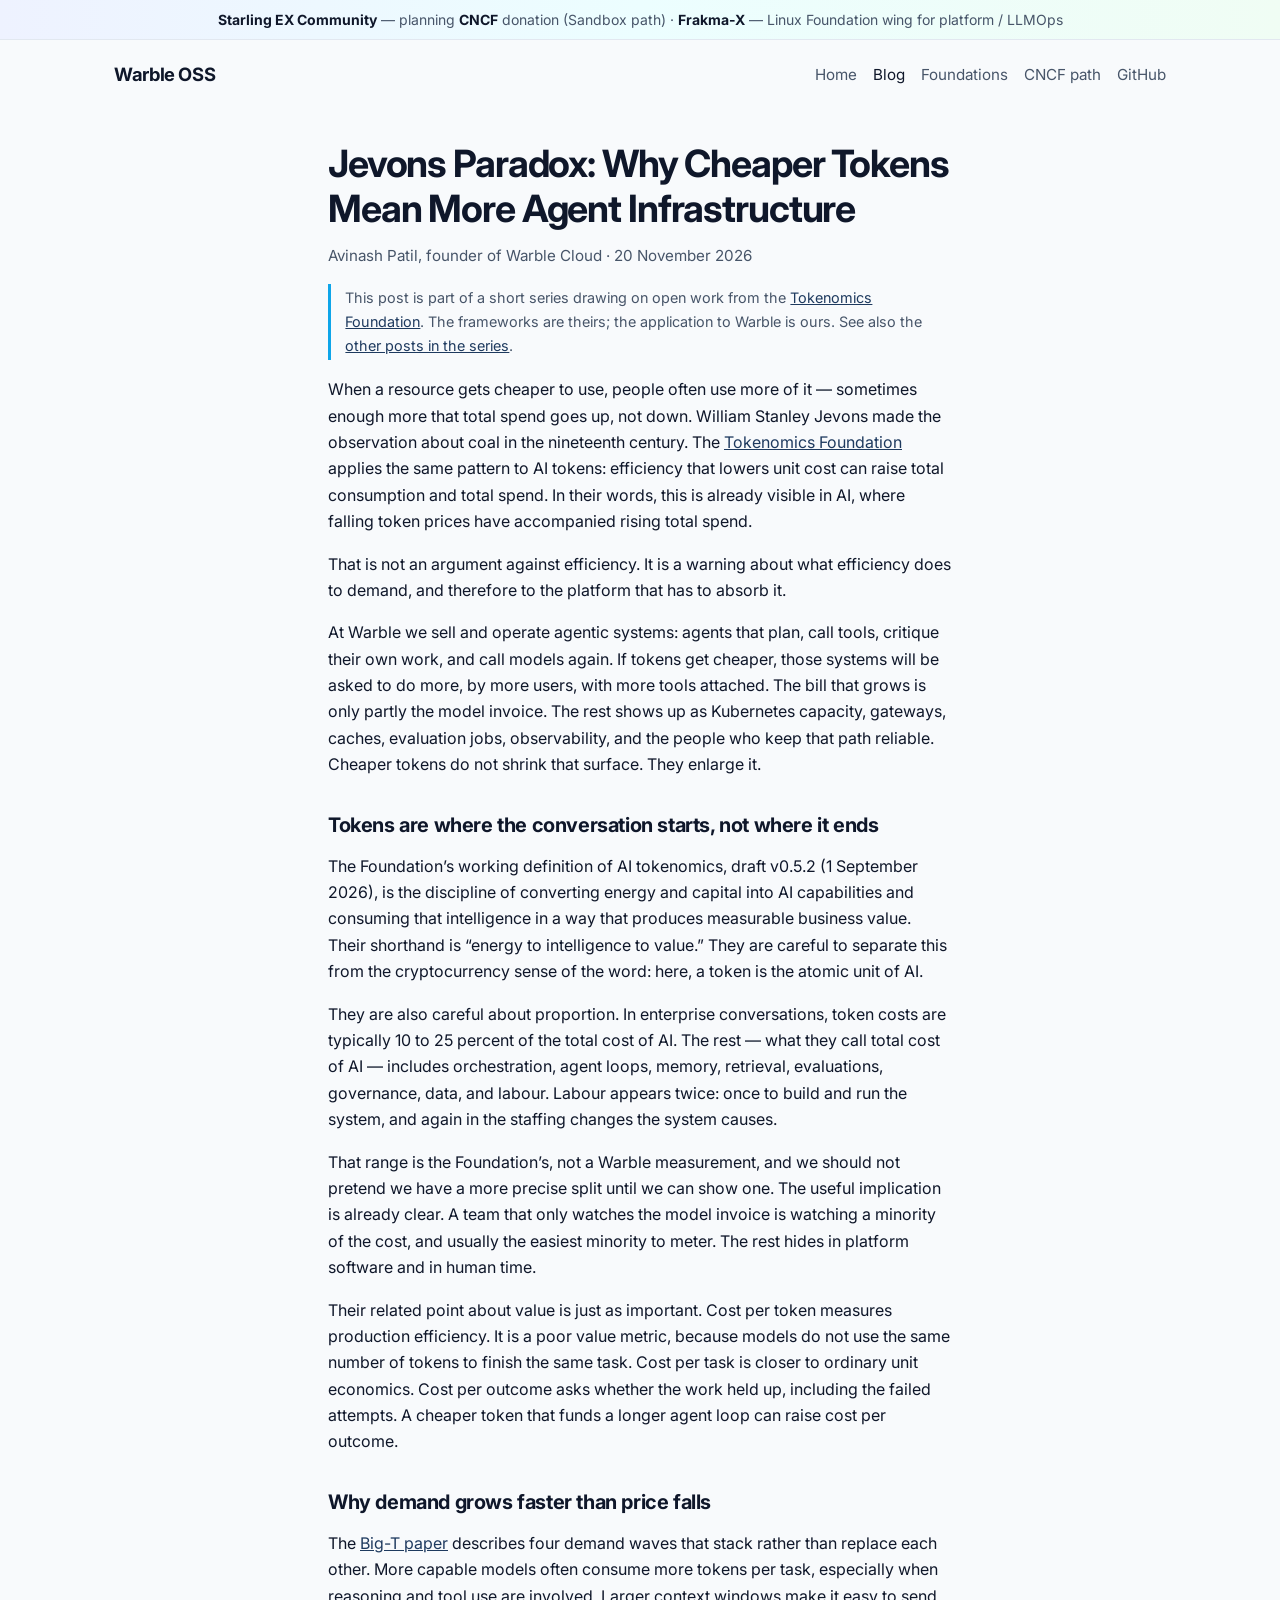
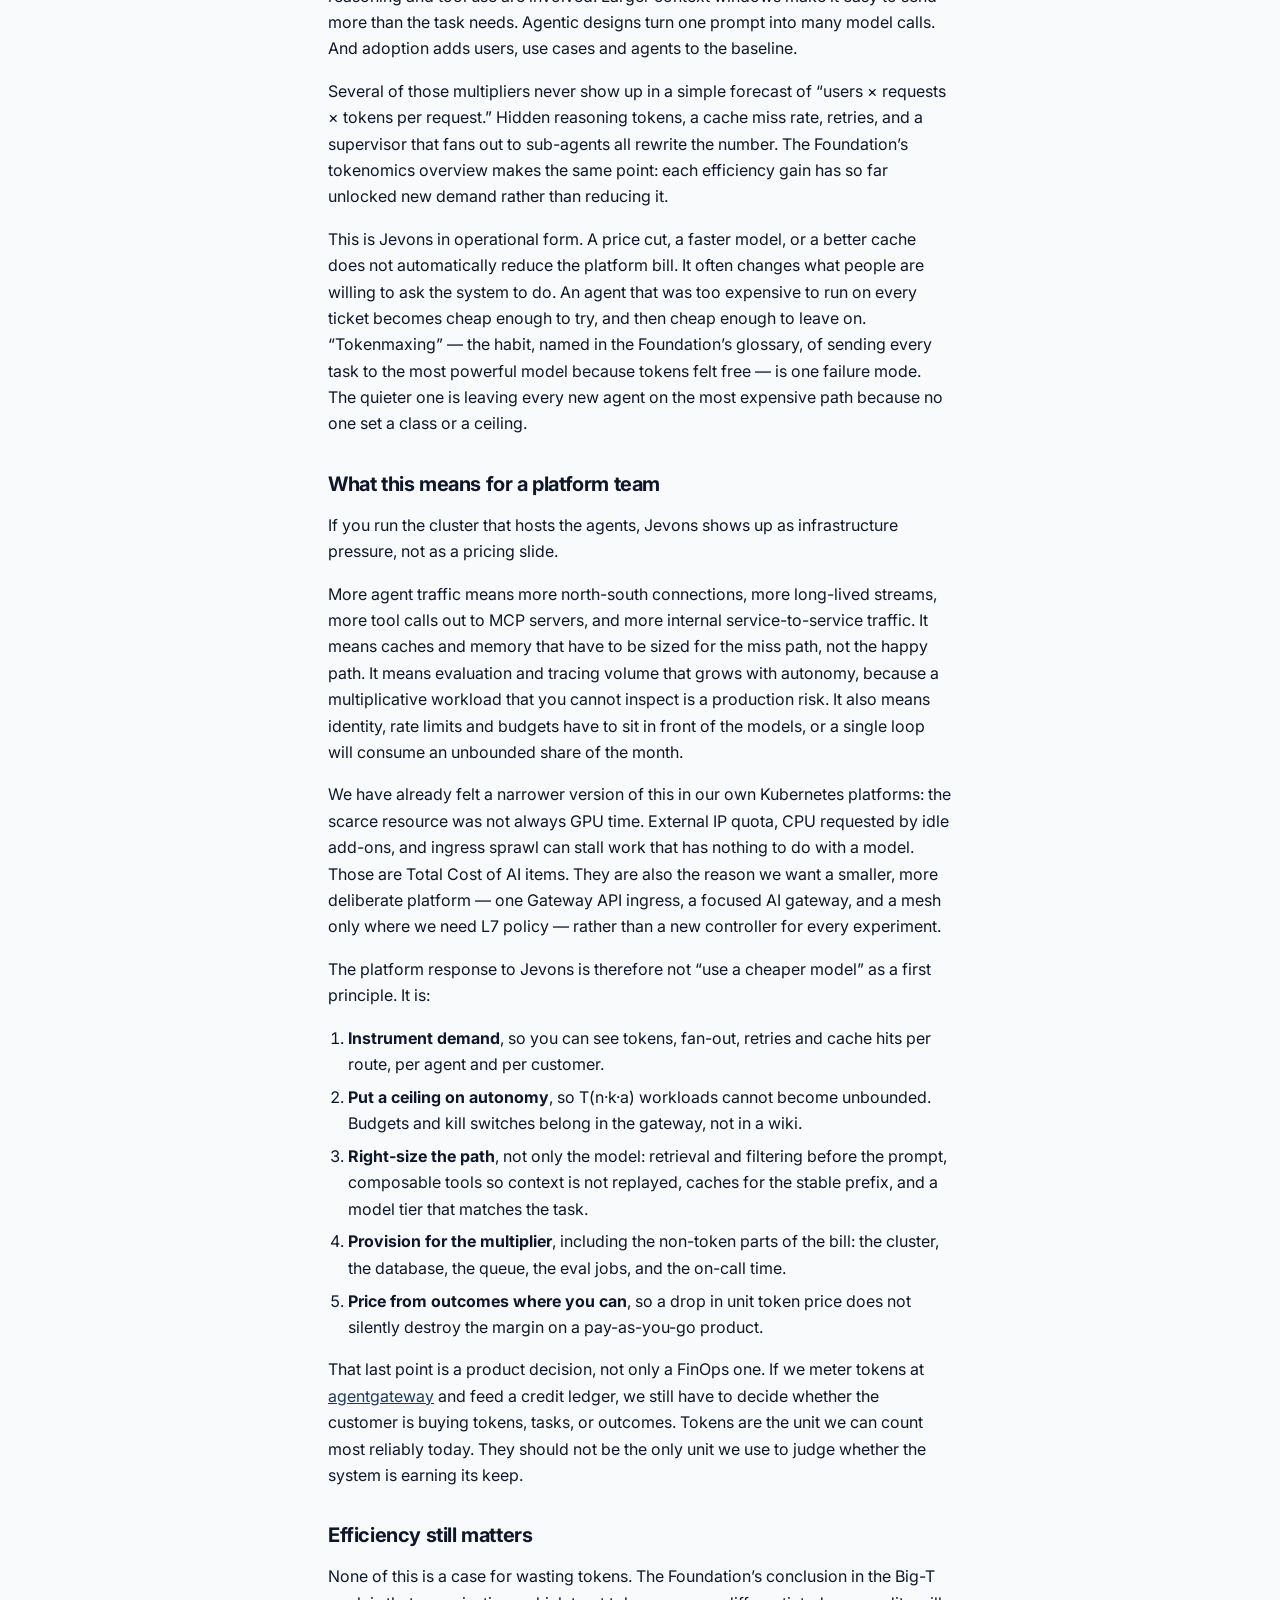
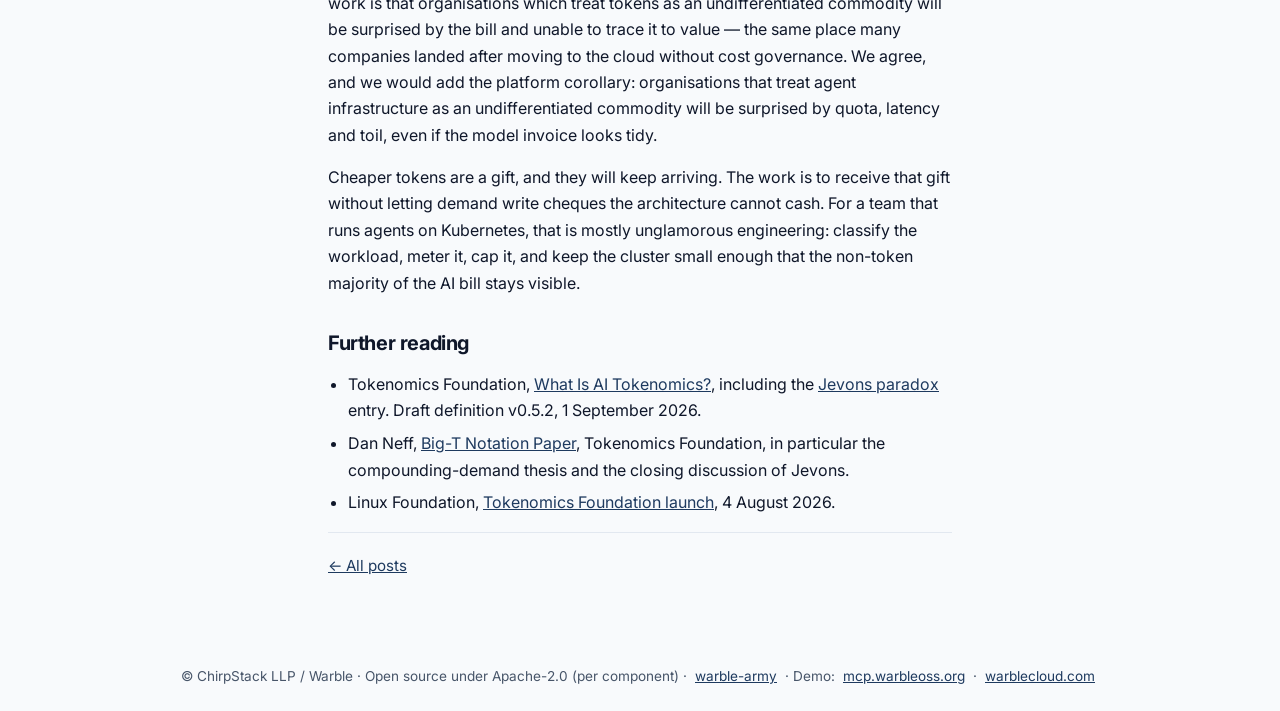
<file: blog/jevons-paradox-and-agent-infrastructure.html>
<!DOCTYPE html>
<html lang="en">
<head>
  <meta charset="utf-8" />
  <meta name="viewport" content="width=device-width, initial-scale=1" />
  <title>Jevons Paradox: Why Cheaper Tokens Mean More Agent Infrastructure — Warble OSS</title>
  <meta name="description" content="Falling token prices tend to raise total demand. What that means for the Kubernetes platform that has to absorb agent workloads." />
  <link rel="canonical" href="https://warbleoss.org/blog/jevons-paradox-and-agent-infrastructure.html" />
  <meta property="og:title" content="Jevons Paradox: Why Cheaper Tokens Mean More Agent Infrastructure" />
  <meta property="og:description" content="Falling token prices tend to raise total demand. What that means for the Kubernetes platform that has to absorb agent workloads." />
  <meta property="og:url" content="https://warbleoss.org/blog/jevons-paradox-and-agent-infrastructure.html" />
  <meta property="og:type" content="article" />
  <link rel="icon" href="/assets/heron-ops-logo.jpg" />
  <link rel="preconnect" href="https://fonts.googleapis.com" />
  <link rel="preconnect" href="https://fonts.gstatic.com" crossorigin />
  <link href="https://fonts.googleapis.com/css2?family=Inter:wght@400;500;600;700&display=swap" rel="stylesheet" />
  <link rel="stylesheet" href="/assets/blog.css" />
</head>
<body>
  <div class="banner">
    <strong>Starling EX Community</strong> — planning <strong>CNCF</strong> donation (Sandbox path)
    · <strong>Frakma-X</strong> — Linux Foundation wing for platform / LLMOps
  </div>

  <header>
    <a class="logo" href="/">Warble OSS</a>
    <nav>
      <a href="/">Home</a>
      <a href="/blog/" aria-current="page">Blog</a>
      <a href="/#foundations">Foundations</a>
      <a href="/#cncf">CNCF path</a>
      <a href="https://github.com/warbletech/warble-army">GitHub</a>
    </nav>
  </header>

  <article class="post">
    <h1>Jevons Paradox: Why Cheaper Tokens Mean More Agent Infrastructure</h1>
    <p class="meta">Avinash Patil, founder of Warble Cloud · 20 November 2026</p>
    <p class="series-note">This post is part of a short series drawing on open work from the <a href="https://www.tokeneconomics.com/">Tokenomics Foundation</a>. The frameworks are theirs; the application to Warble is ours. See also the <a href="/blog/">other posts in the series</a>.</p>
    <p>When a resource gets cheaper to use, people often use more of it — sometimes enough more that total spend goes up, not down. William Stanley Jevons made the observation about coal in the nineteenth century. The <a href="https://www.tokeneconomics.com/what-is-ai-tokenomics/#term-jevons-paradox">Tokenomics Foundation</a> applies the same pattern to AI tokens: efficiency that lowers unit cost can raise total consumption and total spend. In their words, this is already visible in AI, where falling token prices have accompanied rising total spend.</p>
<p>That is not an argument against efficiency. It is a warning about what efficiency does to demand, and therefore to the platform that has to absorb it.</p>
<p>At Warble we sell and operate agentic systems: agents that plan, call tools, critique their own work, and call models again. If tokens get cheaper, those systems will be asked to do more, by more users, with more tools attached. The bill that grows is only partly the model invoice. The rest shows up as Kubernetes capacity, gateways, caches, evaluation jobs, observability, and the people who keep that path reliable. Cheaper tokens do not shrink that surface. They enlarge it.</p>
<h2>Tokens are where the conversation starts, not where it ends</h2>
<p>The Foundation&rsquo;s working definition of AI tokenomics, draft v0.5.2 (1 September 2026), is the discipline of converting energy and capital into AI capabilities and consuming that intelligence in a way that produces measurable business value. Their shorthand is &ldquo;energy to intelligence to value.&rdquo; They are careful to separate this from the cryptocurrency sense of the word: here, a token is the atomic unit of AI.</p>
<p>They are also careful about proportion. In enterprise conversations, token costs are typically 10 to 25 percent of the total cost of AI. The rest — what they call total cost of AI — includes orchestration, agent loops, memory, retrieval, evaluations, governance, data, and labour. Labour appears twice: once to build and run the system, and again in the staffing changes the system causes.</p>
<p>That range is the Foundation&rsquo;s, not a Warble measurement, and we should not pretend we have a more precise split until we can show one. The useful implication is already clear. A team that only watches the model invoice is watching a minority of the cost, and usually the easiest minority to meter. The rest hides in platform software and in human time.</p>
<p>Their related point about value is just as important. Cost per token measures production efficiency. It is a poor value metric, because models do not use the same number of tokens to finish the same task. Cost per task is closer to ordinary unit economics. Cost per outcome asks whether the work held up, including the failed attempts. A cheaper token that funds a longer agent loop can raise cost per outcome.</p>
<h2>Why demand grows faster than price falls</h2>
<p>The <a href="https://www.tokeneconomics.com/projects/big-t-notation-paper/">Big-T paper</a> describes four demand waves that stack rather than replace each other. More capable models often consume more tokens per task, especially when reasoning and tool use are involved. Larger context windows make it easy to send more than the task needs. Agentic designs turn one prompt into many model calls. And adoption adds users, use cases and agents to the baseline.</p>
<p>Several of those multipliers never show up in a simple forecast of &ldquo;users × requests × tokens per request.&rdquo; Hidden reasoning tokens, a cache miss rate, retries, and a supervisor that fans out to sub-agents all rewrite the number. The Foundation&rsquo;s tokenomics overview makes the same point: each efficiency gain has so far unlocked new demand rather than reducing it.</p>
<p>This is Jevons in operational form. A price cut, a faster model, or a better cache does not automatically reduce the platform bill. It often changes what people are willing to ask the system to do. An agent that was too expensive to run on every ticket becomes cheap enough to try, and then cheap enough to leave on. &ldquo;Tokenmaxing&rdquo; — the habit, named in the Foundation&rsquo;s glossary, of sending every task to the most powerful model because tokens felt free — is one failure mode. The quieter one is leaving every new agent on the most expensive path because no one set a class or a ceiling.</p>
<h2>What this means for a platform team</h2>
<p>If you run the cluster that hosts the agents, Jevons shows up as infrastructure pressure, not as a pricing slide.</p>
<p>More agent traffic means more north-south connections, more long-lived streams, more tool calls out to MCP servers, and more internal service-to-service traffic. It means caches and memory that have to be sized for the miss path, not the happy path. It means evaluation and tracing volume that grows with autonomy, because a multiplicative workload that you cannot inspect is a production risk. It also means identity, rate limits and budgets have to sit in front of the models, or a single loop will consume an unbounded share of the month.</p>
<p>We have already felt a narrower version of this in our own Kubernetes platforms: the scarce resource was not always GPU time. External IP quota, CPU requested by idle add-ons, and ingress sprawl can stall work that has nothing to do with a model. Those are Total Cost of AI items. They are also the reason we want a smaller, more deliberate platform — one Gateway API ingress, a focused AI gateway, and a mesh only where we need L7 policy — rather than a new controller for every experiment.</p>
<p>The platform response to Jevons is therefore not &ldquo;use a cheaper model&rdquo; as a first principle. It is:</p>
<ol>
<li><strong>Instrument demand</strong>, so you can see tokens, fan-out, retries and cache hits per route, per agent and per customer.</li>
<li><strong>Put a ceiling on autonomy</strong>, so T(n·k·a) workloads cannot become unbounded. Budgets and kill switches belong in the gateway, not in a wiki.</li>
<li><strong>Right-size the path</strong>, not only the model: retrieval and filtering before the prompt, composable tools so context is not replayed, caches for the stable prefix, and a model tier that matches the task.</li>
<li><strong>Provision for the multiplier</strong>, including the non-token parts of the bill: the cluster, the database, the queue, the eval jobs, and the on-call time.</li>
<li><strong>Price from outcomes where you can</strong>, so a drop in unit token price does not silently destroy the margin on a pay-as-you-go product.</li>
</ol>
<p>That last point is a product decision, not only a FinOps one. If we meter tokens at <a href="https://aaif.io/projects">agentgateway</a> and feed a credit ledger, we still have to decide whether the customer is buying tokens, tasks, or outcomes. Tokens are the unit we can count most reliably today. They should not be the only unit we use to judge whether the system is earning its keep.</p>
<h2>Efficiency still matters</h2>
<p>None of this is a case for wasting tokens. The Foundation&rsquo;s conclusion in the Big-T work is that organisations which treat tokens as an undifferentiated commodity will be surprised by the bill and unable to trace it to value — the same place many companies landed after moving to the cloud without cost governance. We agree, and we would add the platform corollary: organisations that treat agent infrastructure as an undifferentiated commodity will be surprised by quota, latency and toil, even if the model invoice looks tidy.</p>
<p>Cheaper tokens are a gift, and they will keep arriving. The work is to receive that gift without letting demand write cheques the architecture cannot cash. For a team that runs agents on Kubernetes, that is mostly unglamorous engineering: classify the workload, meter it, cap it, and keep the cluster small enough that the non-token majority of the AI bill stays visible.</p>
<h2>Further reading</h2>
<ul>
<li>Tokenomics Foundation, <a href="https://www.tokeneconomics.com/what-is-ai-tokenomics/">What Is AI Tokenomics?</a>, including the <a href="https://www.tokeneconomics.com/what-is-ai-tokenomics/#term-jevons-paradox">Jevons paradox</a> entry. Draft definition v0.5.2, 1 September 2026.</li>
<li>Dan Neff, <a href="https://www.tokeneconomics.com/projects/big-t-notation-paper/">Big-T Notation Paper</a>, Tokenomics Foundation, in particular the compounding-demand thesis and the closing discussion of Jevons.</li>
<li>Linux Foundation, <a href="https://www.linuxfoundation.org/press/linux-foundation-launches-the-tokenomics-foundation-to-define-the-economics-and-roi-of-ai-value">Tokenomics Foundation launch</a>, 4 August 2026.</li>
</ul>
    <p class="post-nav"><a href="/blog/">← All posts</a></p>
  </article>

  <footer>
    © ChirpStack LLP / Warble · Open source under Apache-2.0 (per component)
    · <a href="https://github.com/warbletech/warble-army">warble-army</a>
    · Demo: <a href="https://mcp.warbleoss.org">mcp.warbleoss.org</a>
    · <a href="https://warblecloud.com">warblecloud.com</a>
  </footer>
</body>
</html>
</file>
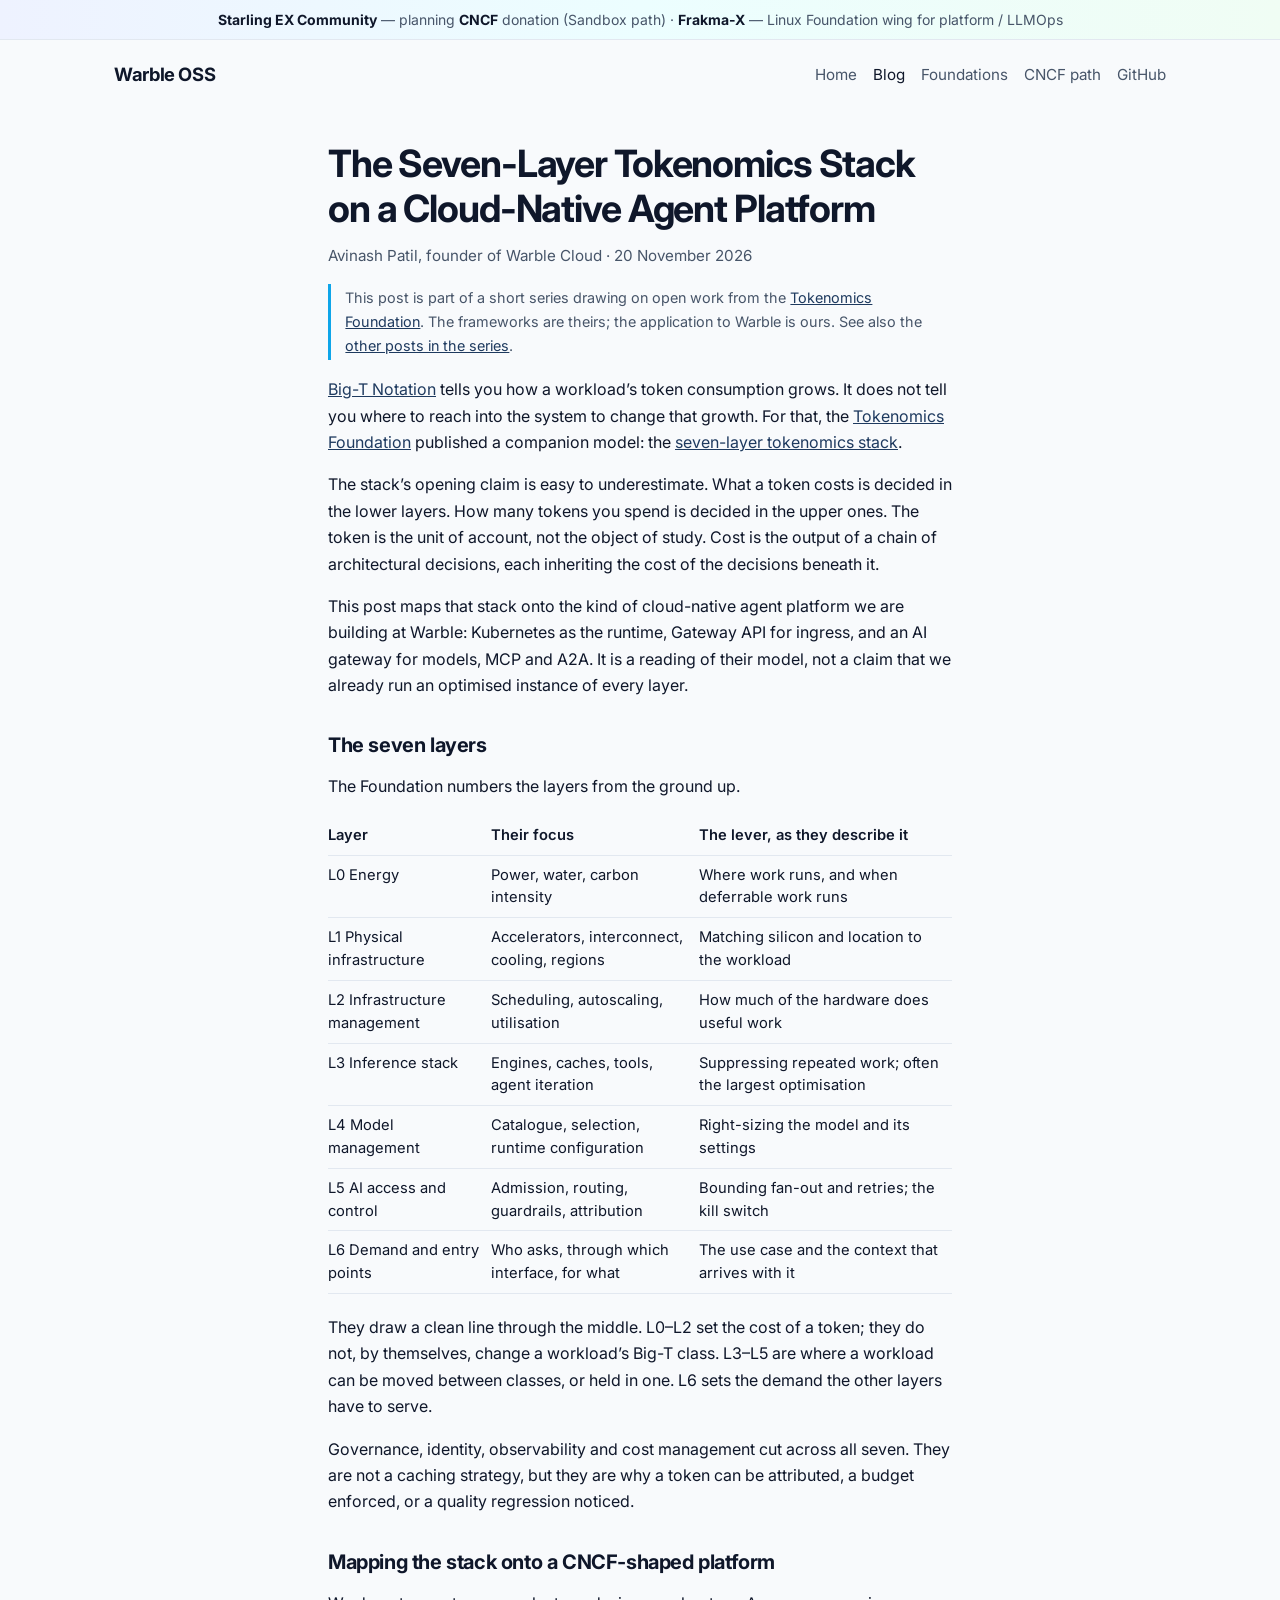
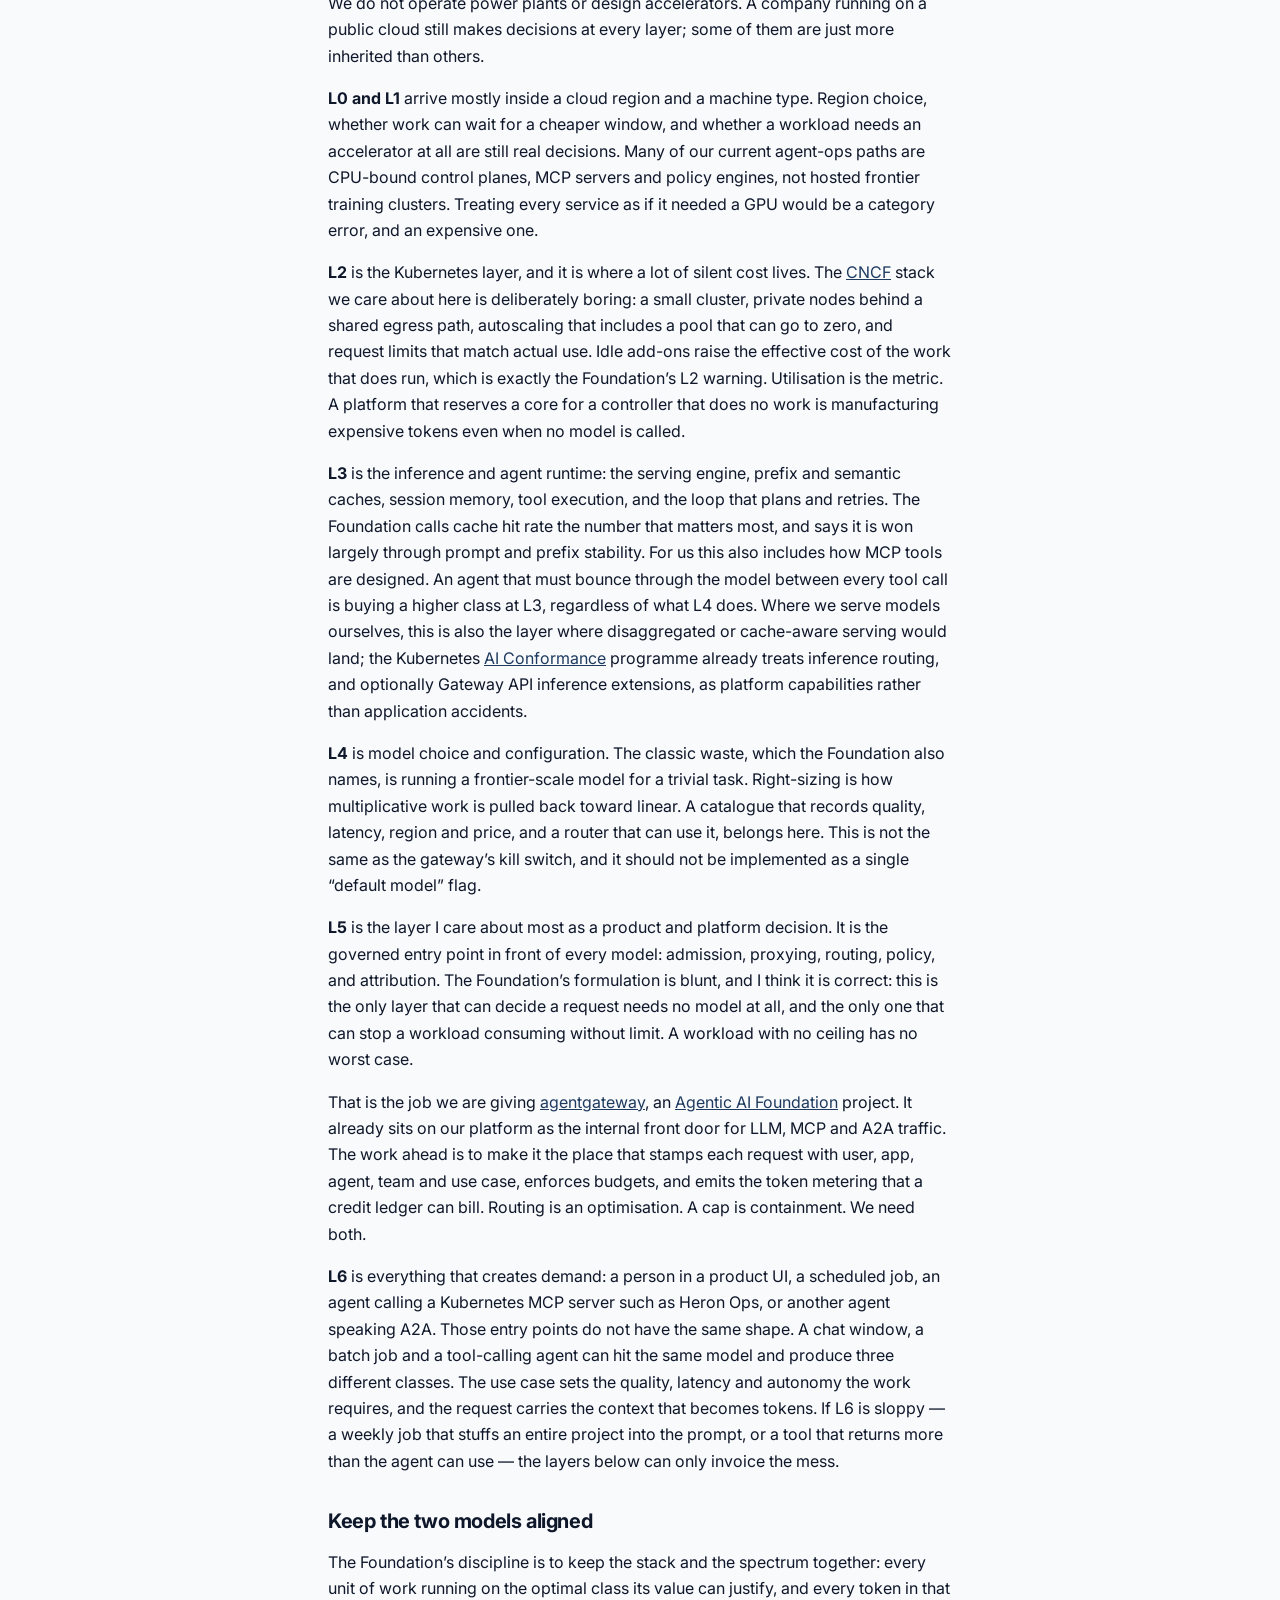
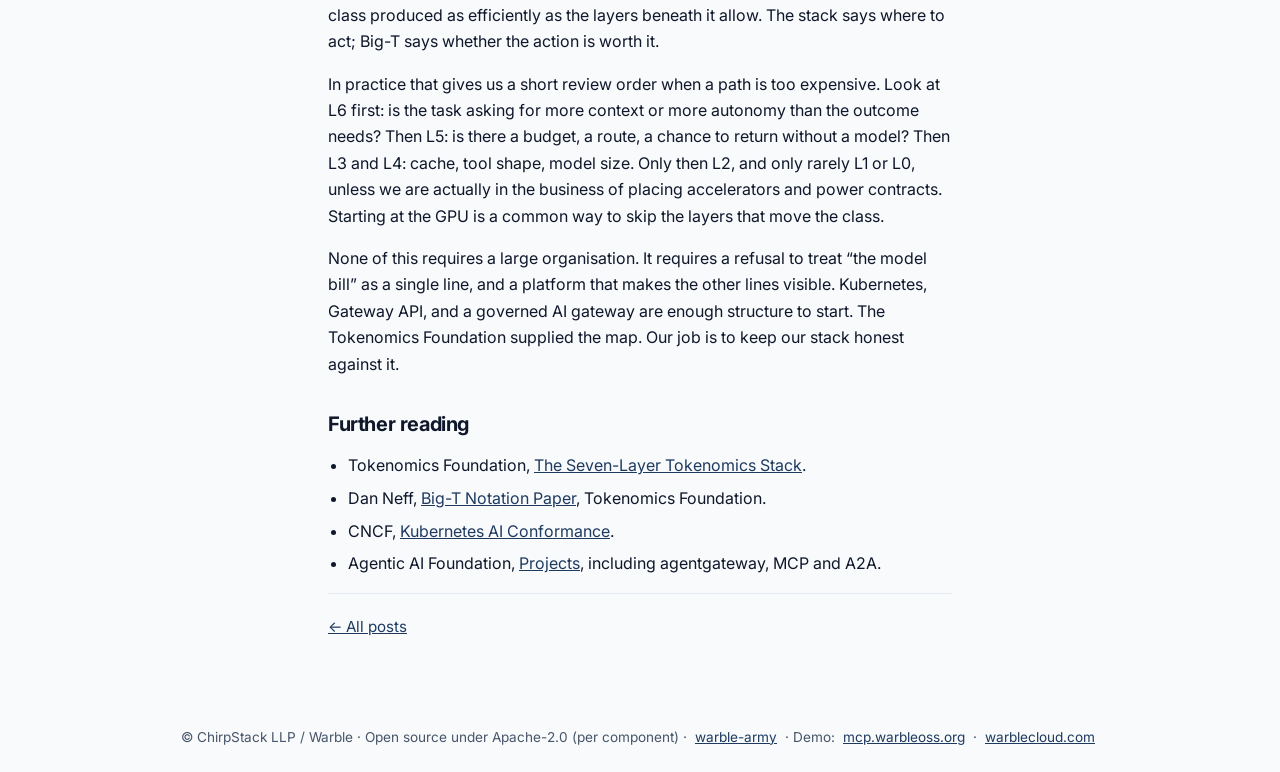
<file: blog/seven-layer-tokenomics-on-a-cloud-native-agent-platform.html>
<!DOCTYPE html>
<html lang="en">
<head>
  <meta charset="utf-8" />
  <meta name="viewport" content="width=device-width, initial-scale=1" />
  <title>The Seven-Layer Tokenomics Stack on a Cloud-Native Agent Platform — Warble OSS</title>
  <meta name="description" content="Mapping the Tokenomics Foundation's seven-layer stack onto Kubernetes, Gateway API, and an AI gateway." />
  <link rel="canonical" href="https://warbleoss.org/blog/seven-layer-tokenomics-on-a-cloud-native-agent-platform.html" />
  <meta property="og:title" content="The Seven-Layer Tokenomics Stack on a Cloud-Native Agent Platform" />
  <meta property="og:description" content="Mapping the Tokenomics Foundation's seven-layer stack onto Kubernetes, Gateway API, and an AI gateway." />
  <meta property="og:url" content="https://warbleoss.org/blog/seven-layer-tokenomics-on-a-cloud-native-agent-platform.html" />
  <meta property="og:type" content="article" />
  <link rel="icon" href="/assets/heron-ops-logo.jpg" />
  <link rel="preconnect" href="https://fonts.googleapis.com" />
  <link rel="preconnect" href="https://fonts.gstatic.com" crossorigin />
  <link href="https://fonts.googleapis.com/css2?family=Inter:wght@400;500;600;700&display=swap" rel="stylesheet" />
  <link rel="stylesheet" href="/assets/blog.css" />
</head>
<body>
  <div class="banner">
    <strong>Starling EX Community</strong> — planning <strong>CNCF</strong> donation (Sandbox path)
    · <strong>Frakma-X</strong> — Linux Foundation wing for platform / LLMOps
  </div>

  <header>
    <a class="logo" href="/">Warble OSS</a>
    <nav>
      <a href="/">Home</a>
      <a href="/blog/" aria-current="page">Blog</a>
      <a href="/#foundations">Foundations</a>
      <a href="/#cncf">CNCF path</a>
      <a href="https://github.com/warbletech/warble-army">GitHub</a>
    </nav>
  </header>

  <article class="post">
    <h1>The Seven-Layer Tokenomics Stack on a Cloud-Native Agent Platform</h1>
    <p class="meta">Avinash Patil, founder of Warble Cloud · 20 November 2026</p>
    <p class="series-note">This post is part of a short series drawing on open work from the <a href="https://www.tokeneconomics.com/">Tokenomics Foundation</a>. The frameworks are theirs; the application to Warble is ours. See also the <a href="/blog/">other posts in the series</a>.</p>
    <p><a href="https://www.tokeneconomics.com/projects/big-t-notation-paper/">Big-T Notation</a> tells you how a workload&rsquo;s token consumption grows. It does not tell you where to reach into the system to change that growth. For that, the <a href="https://www.tokeneconomics.com/">Tokenomics Foundation</a> published a companion model: the <a href="https://www.tokeneconomics.com/projects/the-seven-layer-tokenomics-stack/">seven-layer tokenomics stack</a>.</p>
<p>The stack&rsquo;s opening claim is easy to underestimate. What a token costs is decided in the lower layers. How many tokens you spend is decided in the upper ones. The token is the unit of account, not the object of study. Cost is the output of a chain of architectural decisions, each inheriting the cost of the decisions beneath it.</p>
<p>This post maps that stack onto the kind of cloud-native agent platform we are building at Warble: Kubernetes as the runtime, Gateway API for ingress, and an AI gateway for models, MCP and A2A. It is a reading of their model, not a claim that we already run an optimised instance of every layer.</p>
<h2>The seven layers</h2>
<p>The Foundation numbers the layers from the ground up.</p>
<table>
<thead>
<tr>
<th>Layer</th>
<th>Their focus</th>
<th>The lever, as they describe it</th>
</tr>
</thead>
<tbody>
<tr>
<td>L0 Energy</td>
<td>Power, water, carbon intensity</td>
<td>Where work runs, and when deferrable work runs</td>
</tr>
<tr>
<td>L1 Physical infrastructure</td>
<td>Accelerators, interconnect, cooling, regions</td>
<td>Matching silicon and location to the workload</td>
</tr>
<tr>
<td>L2 Infrastructure management</td>
<td>Scheduling, autoscaling, utilisation</td>
<td>How much of the hardware does useful work</td>
</tr>
<tr>
<td>L3 Inference stack</td>
<td>Engines, caches, tools, agent iteration</td>
<td>Suppressing repeated work; often the largest optimisation</td>
</tr>
<tr>
<td>L4 Model management</td>
<td>Catalogue, selection, runtime configuration</td>
<td>Right-sizing the model and its settings</td>
</tr>
<tr>
<td>L5 AI access and control</td>
<td>Admission, routing, guardrails, attribution</td>
<td>Bounding fan-out and retries; the kill switch</td>
</tr>
<tr>
<td>L6 Demand and entry points</td>
<td>Who asks, through which interface, for what</td>
<td>The use case and the context that arrives with it</td>
</tr>
</tbody>
</table>
<p>They draw a clean line through the middle. L0–L2 set the cost of a token; they do not, by themselves, change a workload&rsquo;s Big-T class. L3–L5 are where a workload can be moved between classes, or held in one. L6 sets the demand the other layers have to serve.</p>
<p>Governance, identity, observability and cost management cut across all seven. They are not a caching strategy, but they are why a token can be attributed, a budget enforced, or a quality regression noticed.</p>
<h2>Mapping the stack onto a CNCF-shaped platform</h2>
<p>We do not operate power plants or design accelerators. A company running on a public cloud still makes decisions at every layer; some of them are just more inherited than others.</p>
<p><strong>L0 and L1</strong> arrive mostly inside a cloud region and a machine type. Region choice, whether work can wait for a cheaper window, and whether a workload needs an accelerator at all are still real decisions. Many of our current agent-ops paths are CPU-bound control planes, MCP servers and policy engines, not hosted frontier training clusters. Treating every service as if it needed a GPU would be a category error, and an expensive one.</p>
<p><strong>L2</strong> is the Kubernetes layer, and it is where a lot of silent cost lives. The <a href="https://www.cncf.io/">CNCF</a> stack we care about here is deliberately boring: a small cluster, private nodes behind a shared egress path, autoscaling that includes a pool that can go to zero, and request limits that match actual use. Idle add-ons raise the effective cost of the work that does run, which is exactly the Foundation&rsquo;s L2 warning. Utilisation is the metric. A platform that reserves a core for a controller that does no work is manufacturing expensive tokens even when no model is called.</p>
<p><strong>L3</strong> is the inference and agent runtime: the serving engine, prefix and semantic caches, session memory, tool execution, and the loop that plans and retries. The Foundation calls cache hit rate the number that matters most, and says it is won largely through prompt and prefix stability. For us this also includes how MCP tools are designed. An agent that must bounce through the model between every tool call is buying a higher class at L3, regardless of what L4 does. Where we serve models ourselves, this is also the layer where disaggregated or cache-aware serving would land; the Kubernetes <a href="https://github.com/cncf/k8s-ai-conformance">AI Conformance</a> programme already treats inference routing, and optionally Gateway API inference extensions, as platform capabilities rather than application accidents.</p>
<p><strong>L4</strong> is model choice and configuration. The classic waste, which the Foundation also names, is running a frontier-scale model for a trivial task. Right-sizing is how multiplicative work is pulled back toward linear. A catalogue that records quality, latency, region and price, and a router that can use it, belongs here. This is not the same as the gateway&rsquo;s kill switch, and it should not be implemented as a single &ldquo;default model&rdquo; flag.</p>
<p><strong>L5</strong> is the layer I care about most as a product and platform decision. It is the governed entry point in front of every model: admission, proxying, routing, policy, and attribution. The Foundation&rsquo;s formulation is blunt, and I think it is correct: this is the only layer that can decide a request needs no model at all, and the only one that can stop a workload consuming without limit. A workload with no ceiling has no worst case.</p>
<p>That is the job we are giving <a href="https://aaif.io/projects">agentgateway</a>, an <a href="https://aaif.io/">Agentic AI Foundation</a> project. It already sits on our platform as the internal front door for LLM, MCP and A2A traffic. The work ahead is to make it the place that stamps each request with user, app, agent, team and use case, enforces budgets, and emits the token metering that a credit ledger can bill. Routing is an optimisation. A cap is containment. We need both.</p>
<p><strong>L6</strong> is everything that creates demand: a person in a product UI, a scheduled job, an agent calling a Kubernetes MCP server such as Heron Ops, or another agent speaking A2A. Those entry points do not have the same shape. A chat window, a batch job and a tool-calling agent can hit the same model and produce three different classes. The use case sets the quality, latency and autonomy the work requires, and the request carries the context that becomes tokens. If L6 is sloppy — a weekly job that stuffs an entire project into the prompt, or a tool that returns more than the agent can use — the layers below can only invoice the mess.</p>
<h2>Keep the two models aligned</h2>
<p>The Foundation&rsquo;s discipline is to keep the stack and the spectrum together: every unit of work running on the optimal class its value can justify, and every token in that class produced as efficiently as the layers beneath it allow. The stack says where to act; Big-T says whether the action is worth it.</p>
<p>In practice that gives us a short review order when a path is too expensive. Look at L6 first: is the task asking for more context or more autonomy than the outcome needs? Then L5: is there a budget, a route, a chance to return without a model? Then L3 and L4: cache, tool shape, model size. Only then L2, and only rarely L1 or L0, unless we are actually in the business of placing accelerators and power contracts. Starting at the GPU is a common way to skip the layers that move the class.</p>
<p>None of this requires a large organisation. It requires a refusal to treat &ldquo;the model bill&rdquo; as a single line, and a platform that makes the other lines visible. Kubernetes, Gateway API, and a governed AI gateway are enough structure to start. The Tokenomics Foundation supplied the map. Our job is to keep our stack honest against it.</p>
<h2>Further reading</h2>
<ul>
<li>Tokenomics Foundation, <a href="https://www.tokeneconomics.com/projects/the-seven-layer-tokenomics-stack/">The Seven-Layer Tokenomics Stack</a>.</li>
<li>Dan Neff, <a href="https://www.tokeneconomics.com/projects/big-t-notation-paper/">Big-T Notation Paper</a>, Tokenomics Foundation.</li>
<li>CNCF, <a href="https://github.com/cncf/k8s-ai-conformance">Kubernetes AI Conformance</a>.</li>
<li>Agentic AI Foundation, <a href="https://aaif.io/projects">Projects</a>, including agentgateway, MCP and A2A.</li>
</ul>
    <p class="post-nav"><a href="/blog/">← All posts</a></p>
  </article>

  <footer>
    © ChirpStack LLP / Warble · Open source under Apache-2.0 (per component)
    · <a href="https://github.com/warbletech/warble-army">warble-army</a>
    · Demo: <a href="https://mcp.warbleoss.org">mcp.warbleoss.org</a>
    · <a href="https://warblecloud.com">warblecloud.com</a>
  </footer>
</body>
</html>
</file>
<file: assets/blog.css>
:root {
  --ink: #0f172a;
  --muted: #475569;
  --bg: #f8fafc;
  --card: #ffffff;
  --heron: #1e3a5f;
  --accent: #0ea5e9;
  --border: #e2e8f0;
}
* { box-sizing: border-box; }
body {
  margin: 0;
  font-family: "Inter", ui-sans-serif, system-ui, -apple-system, Segoe UI, Roboto, sans-serif;
  color: var(--ink);
  background: var(--bg);
  line-height: 1.55;
}
a { color: var(--heron); }
header {
  max-width: 1100px;
  margin: 0 auto;
  padding: 1.25rem 1.5rem;
  display: flex;
  align-items: center;
  justify-content: space-between;
  gap: 1rem;
  flex-wrap: wrap;
}
.logo {
  font-weight: 700;
  font-size: 1.15rem;
  letter-spacing: -0.02em;
  text-decoration: none;
  color: var(--ink);
}
nav {
  display: flex;
  flex-wrap: wrap;
  gap: 0.25rem 0;
  align-items: center;
}
nav a {
  margin-left: 1rem;
  text-decoration: none;
  color: var(--muted);
  font-size: 0.95rem;
}
nav a:hover, nav a[aria-current="page"] { color: var(--ink); }
.banner {
  background: linear-gradient(90deg, #eef2ff 0%, #ecfeff 50%, #f0fdf4 100%);
  border-bottom: 1px solid var(--border);
  font-size: 0.875rem;
  color: var(--muted);
  text-align: center;
  padding: 0.55rem 1rem;
}
.banner strong { color: var(--ink); }
article.post, .blog-index {
  max-width: 42rem;
  margin: 0 auto;
  padding: 2rem 1.5rem 3rem;
}
.blog-index { max-width: 46rem; }
article.post h1, .blog-index h1 {
  font-size: clamp(1.75rem, 4vw, 2.35rem);
  letter-spacing: -0.03em;
  line-height: 1.2;
  margin: 0 0 0.75rem;
}
.meta {
  color: var(--muted);
  font-size: 0.95rem;
  margin: 0 0 1.75rem;
}
article.post h2 {
  font-size: 1.25rem;
  letter-spacing: -0.02em;
  margin: 2rem 0 0.75rem;
}
article.post h3 {
  font-size: 1.05rem;
  margin: 1.5rem 0 0.5rem;
}
article.post p, article.post li { line-height: 1.65; }
article.post p { margin: 0 0 1rem; }
article.post ul, article.post ol { padding-left: 1.25rem; margin: 0 0 1rem; }
article.post li { margin: 0 0 0.4rem; }
article.post table {
  width: 100%;
  border-collapse: collapse;
  font-size: 0.92rem;
  margin: 0 0 1.25rem;
}
article.post th, article.post td {
  text-align: left;
  vertical-align: top;
  border-bottom: 1px solid var(--border);
  padding: 0.5rem 0.6rem 0.5rem 0;
}
article.post th { font-weight: 600; }
article.post code {
  font-family: ui-monospace, SFMono-Regular, Menlo, Consolas, monospace;
  font-size: 0.88em;
  background: #eef2ff;
  padding: 0.1em 0.3em;
  border-radius: 0.25rem;
}
.series-note {
  font-size: 0.9rem;
  color: var(--muted);
  border-left: 3px solid var(--accent);
  padding: 0.15rem 0 0.15rem 0.9rem;
  margin: 0 0 1.5rem;
}
.post-nav {
  margin-top: 2.5rem;
  padding-top: 1.25rem;
  border-top: 1px solid var(--border);
  font-size: 0.95rem;
}
.post-list { list-style: none; padding: 0; margin: 0; }
.post-list li {
  padding: 1.15rem 0;
  border-bottom: 1px solid var(--border);
}
.post-list a.title {
  font-weight: 600;
  font-size: 1.1rem;
  text-decoration: none;
  color: var(--ink);
}
.post-list a.title:hover { color: var(--heron); }
.post-list .date { display: block; color: var(--muted); font-size: 0.85rem; margin-bottom: 0.25rem; }
.post-list p { margin: 0.35rem 0 0; color: var(--muted); }
footer {
  max-width: 1100px;
  margin: 0 auto;
  padding: 1.5rem;
  color: var(--muted);
  font-size: 0.85rem;
  text-align: center;
}
footer a { margin: 0 0.25rem; }
</file>
